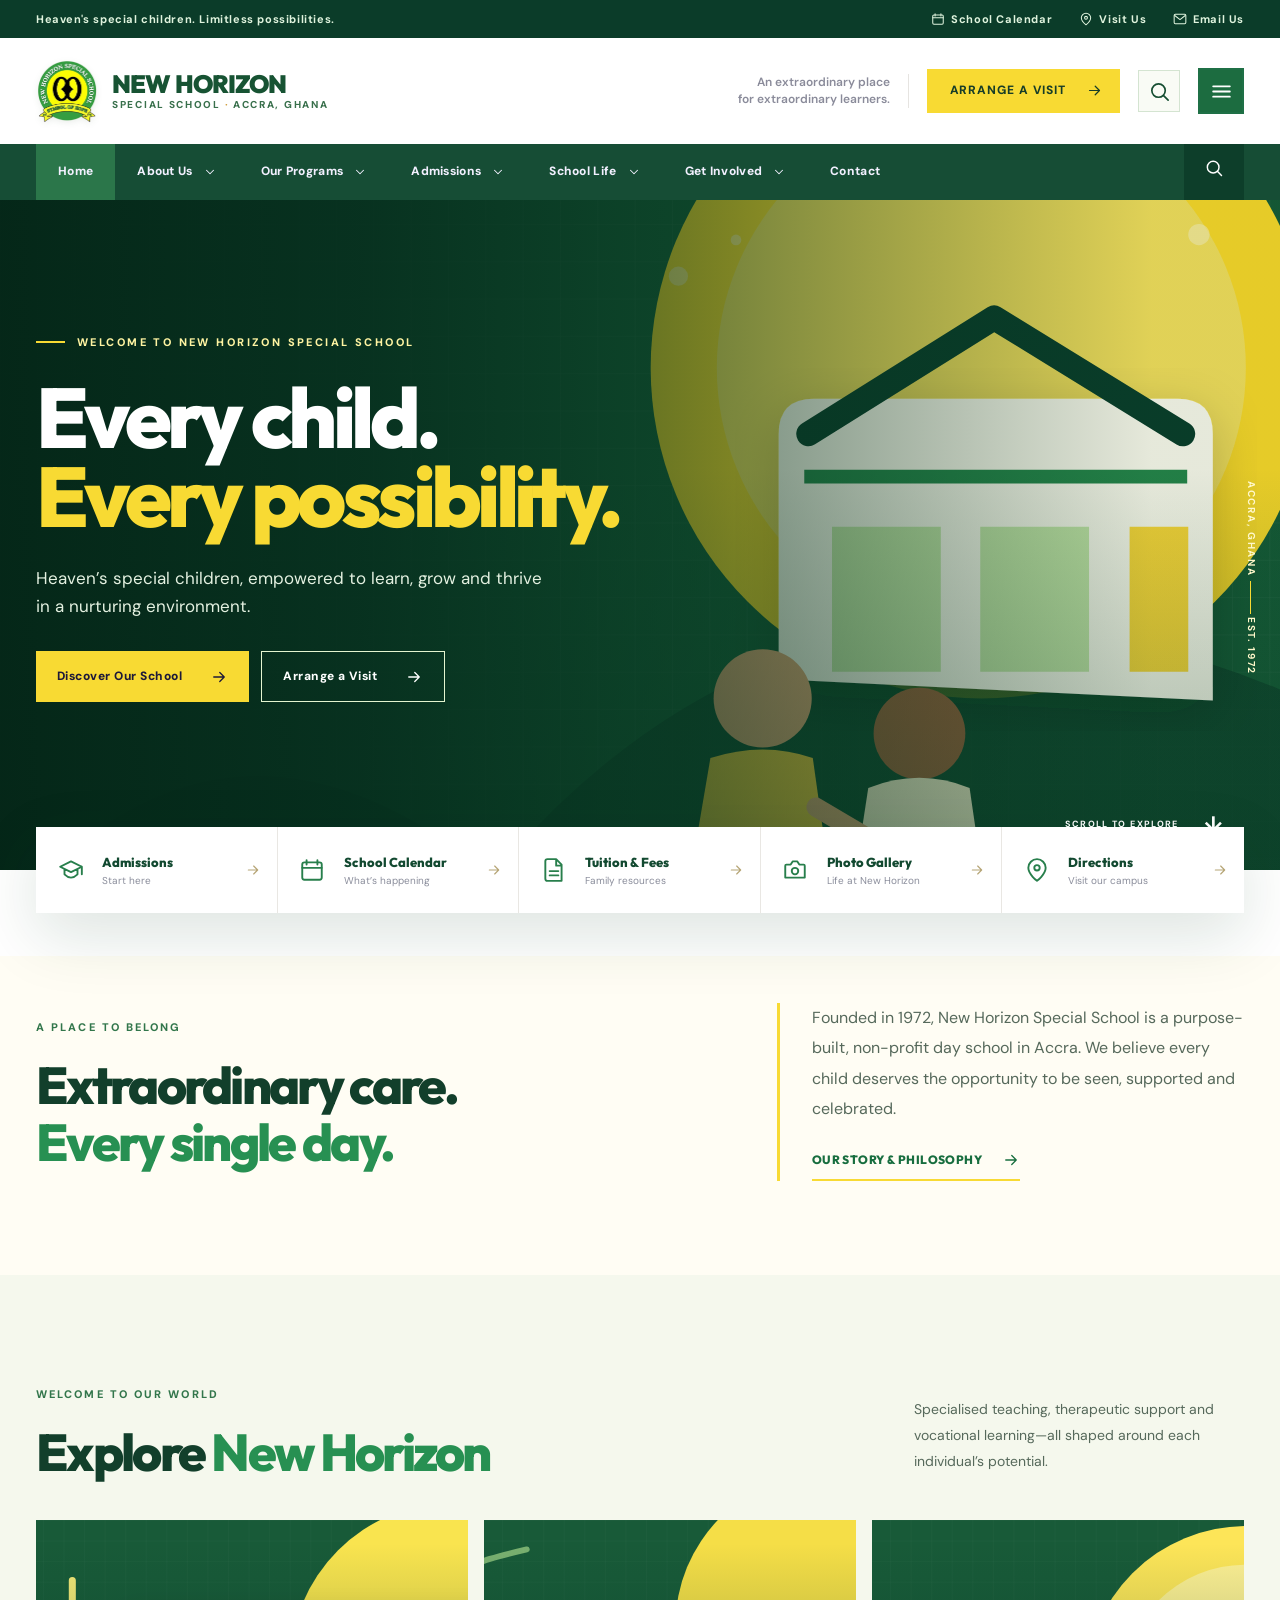
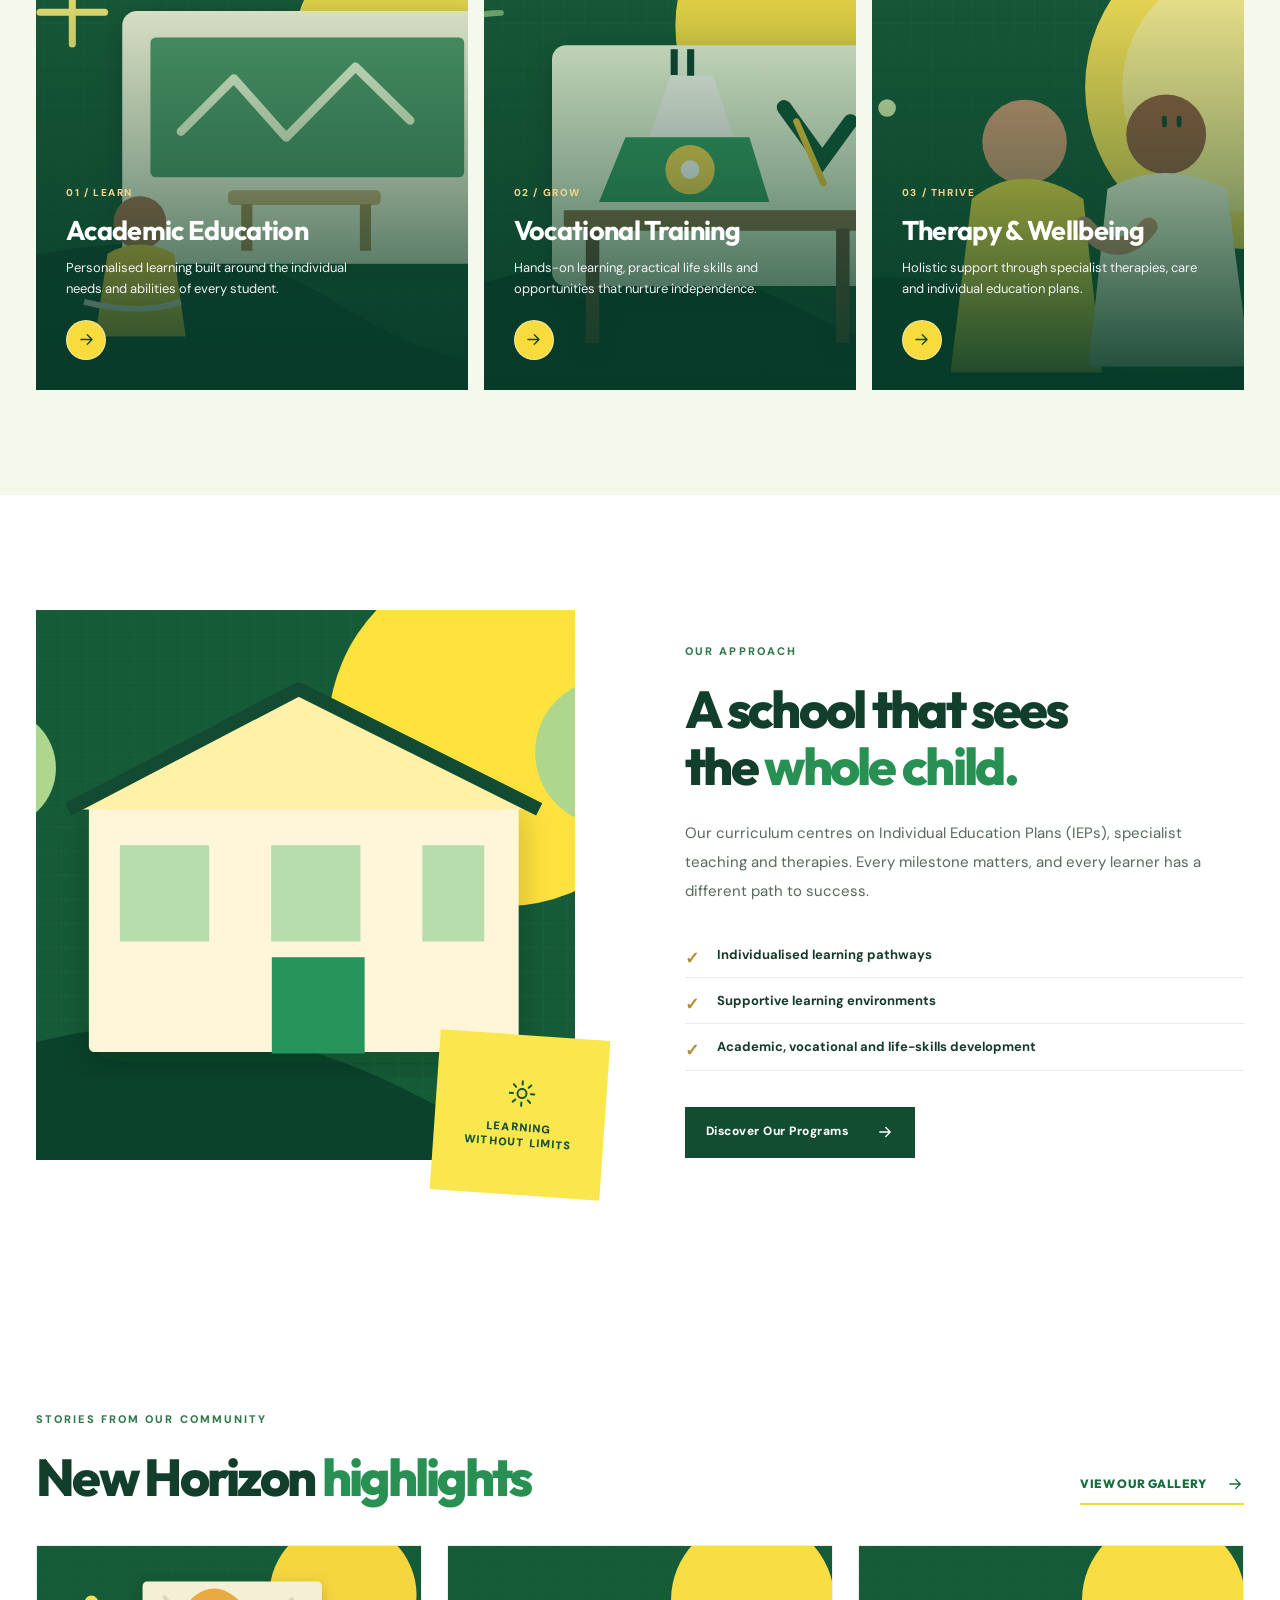
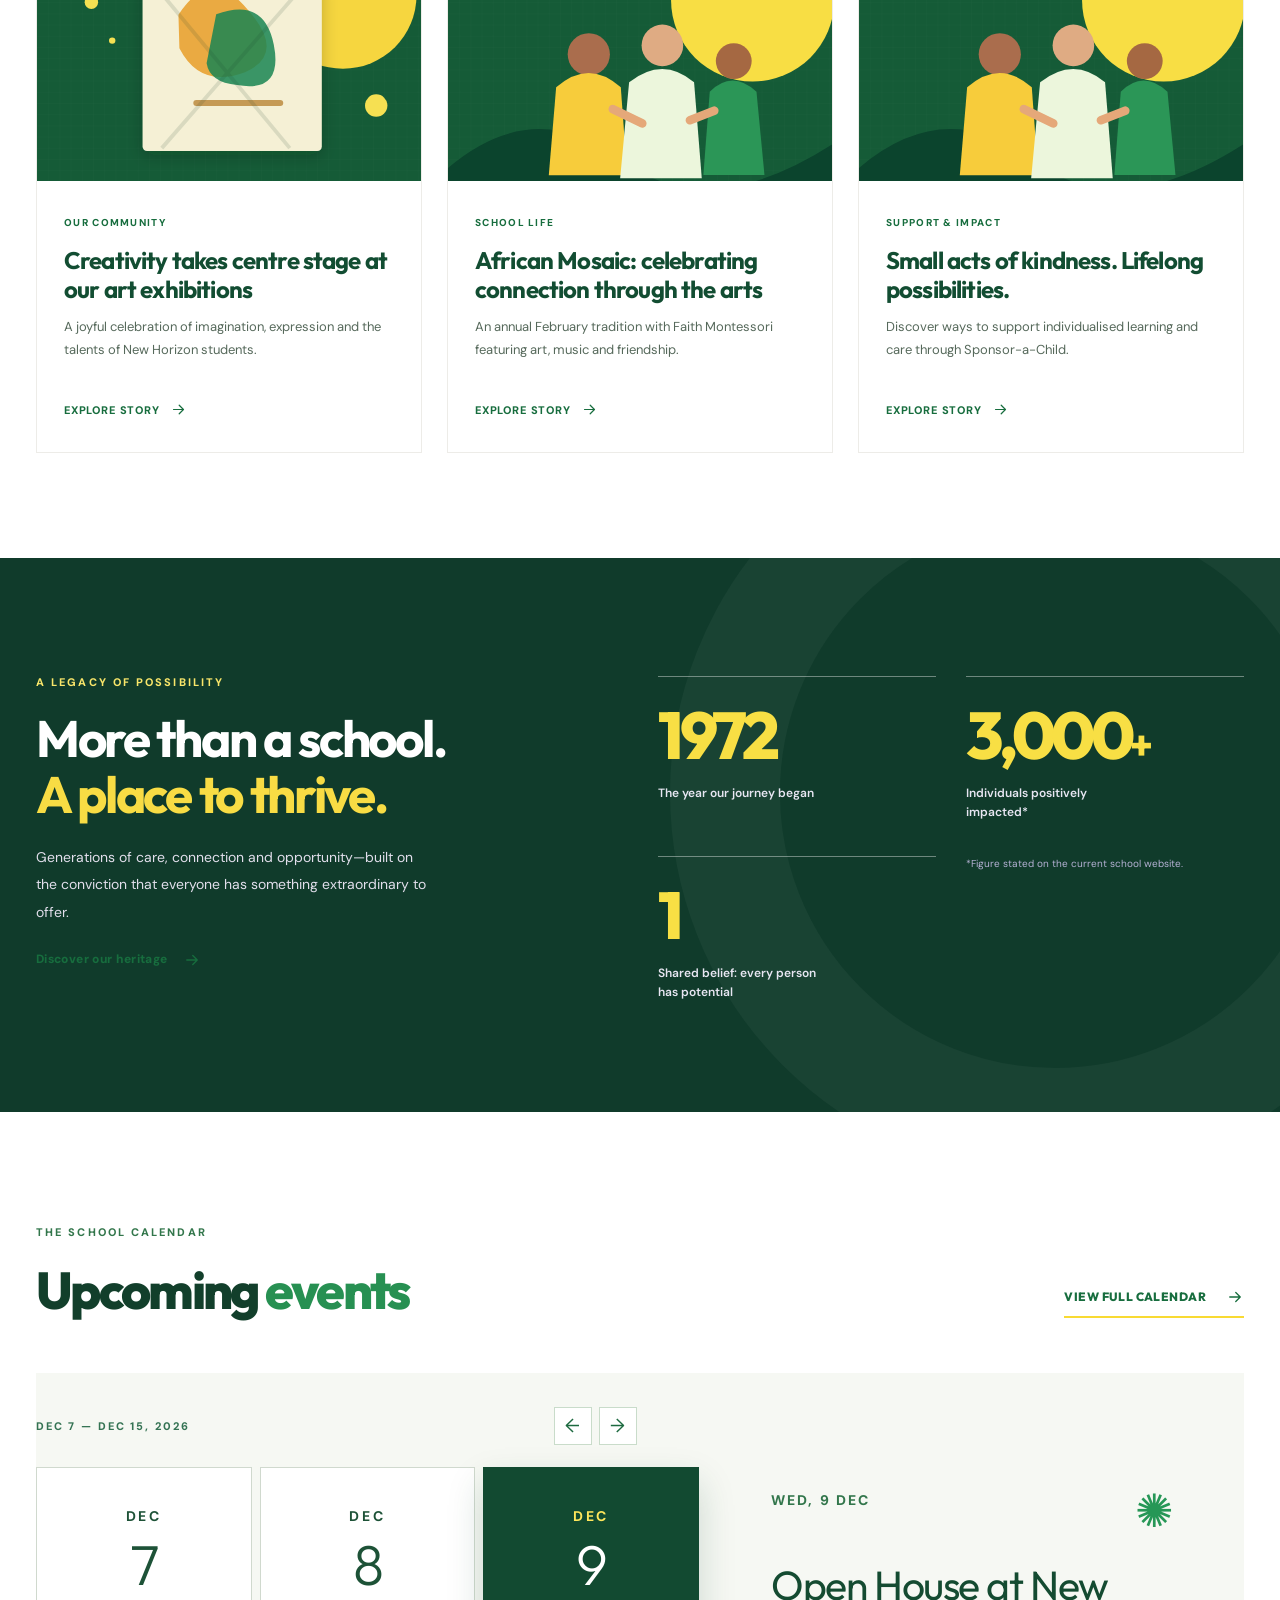
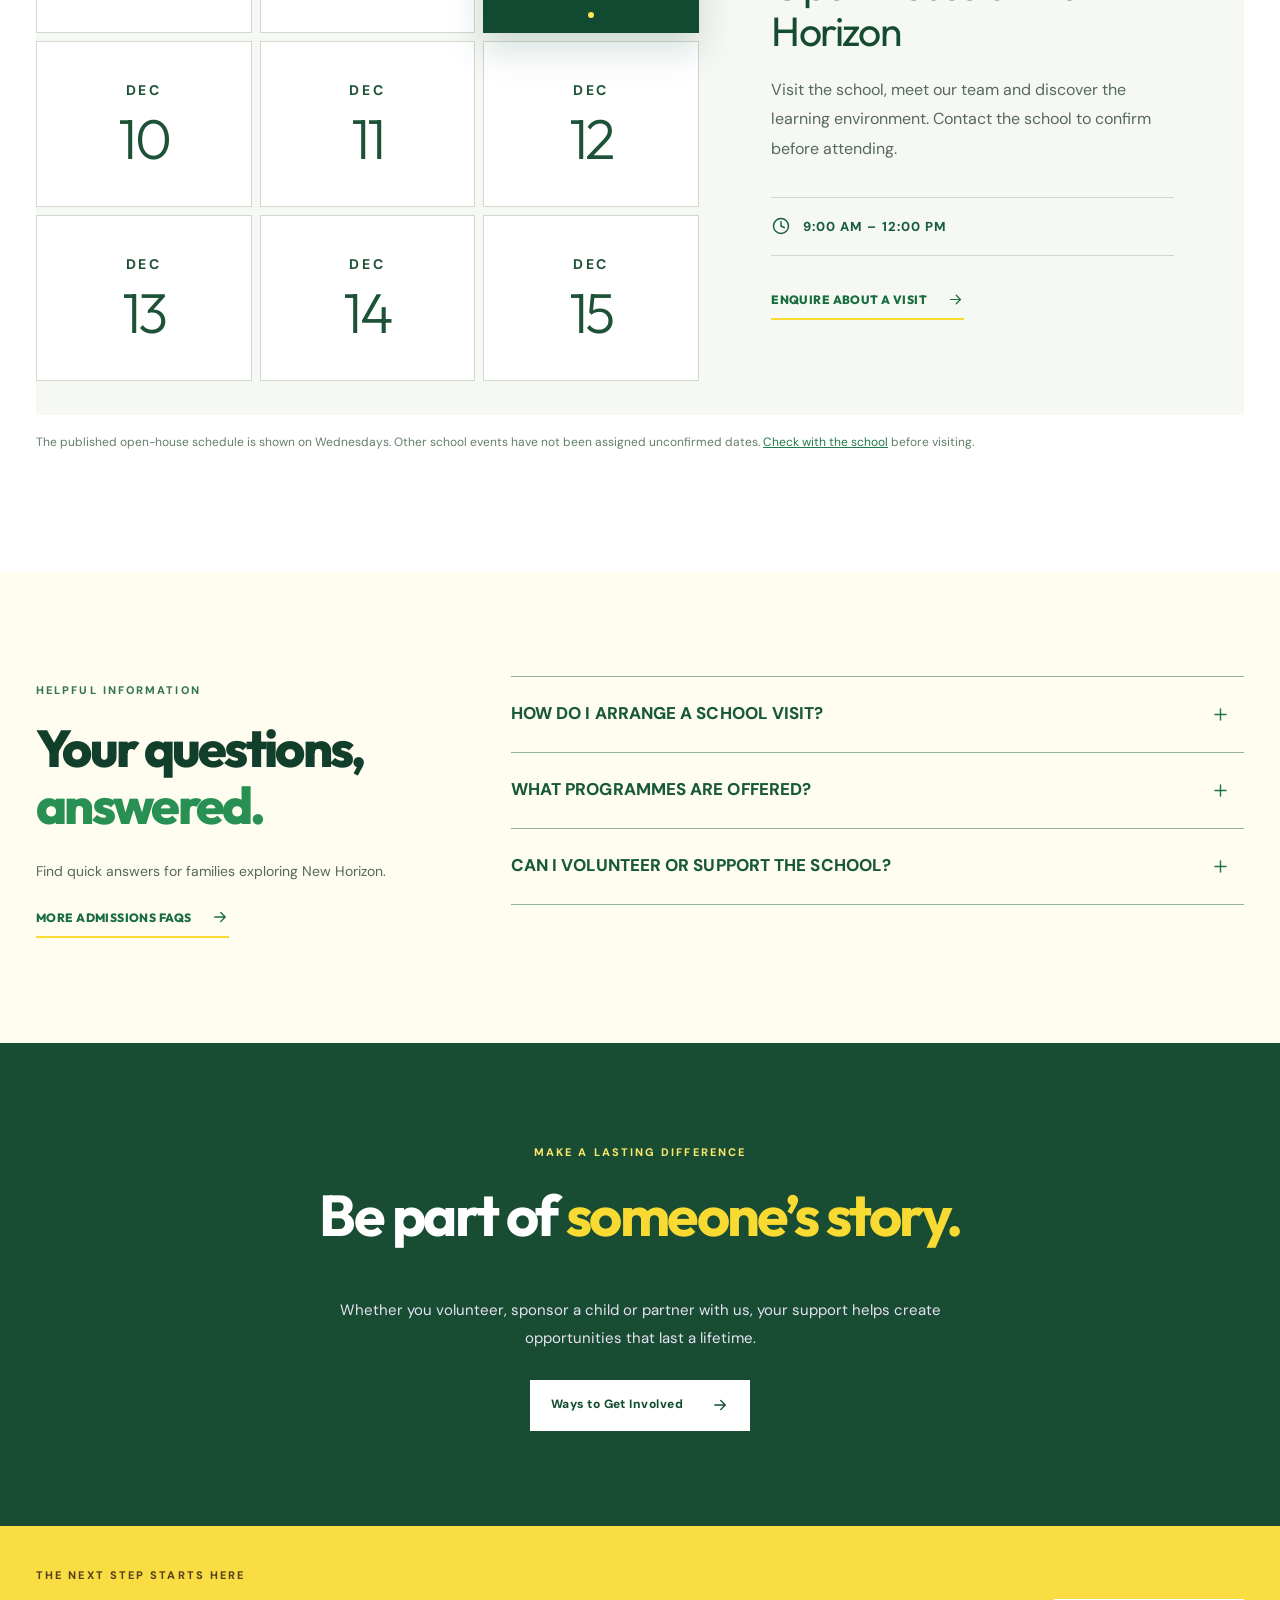
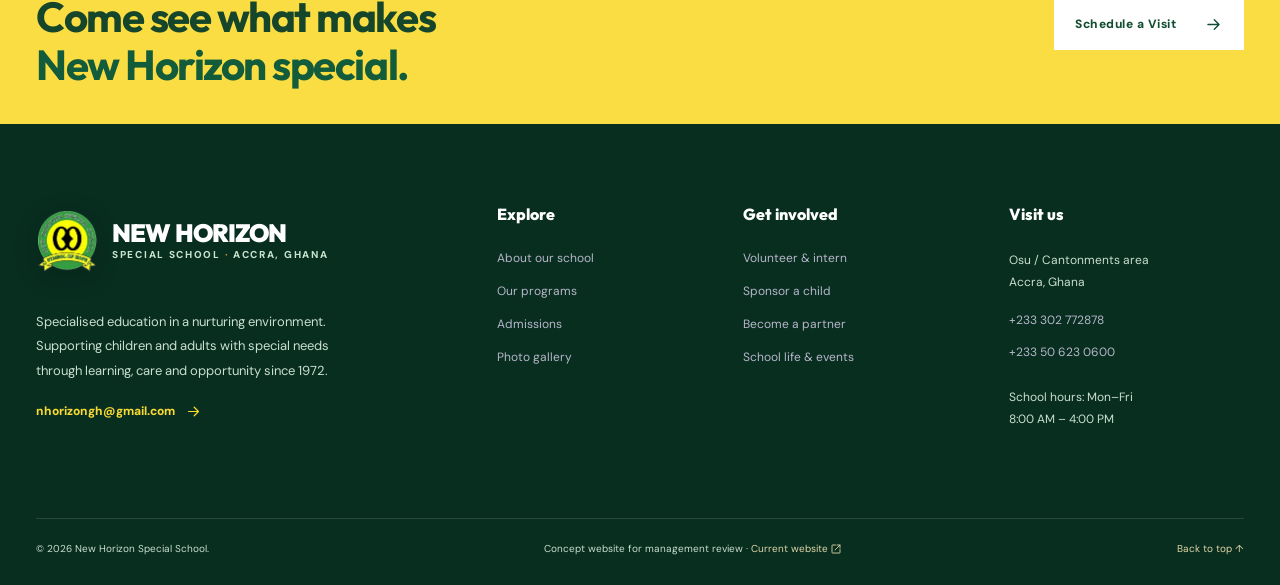
<file: index.html>
<!doctype html>
<html lang="en">
<head>
  <meta charset="utf-8">
  <meta name="viewport" content="width=device-width, initial-scale=1">
  <meta name="robots" content="noindex, nofollow">
  <link rel="icon" type="image/svg+xml" href="./assets/favicon.svg">
  <meta name="theme-color" content="#124d32">
  <meta name="description" content="Discover a place where every child belongs.">
  <title>Home | New Horizon Special School — Design Preview</title>
  <link rel="preconnect" href="https://static.wixstatic.com">
  <link rel="preconnect" href="https://fonts.googleapis.com">
  <link rel="preconnect" href="https://fonts.gstatic.com" crossorigin>
  <link href="https://fonts.googleapis.com/css2?family=DM+Sans:wght@400;500;600;700;800&family=Outfit:wght@400;500;600;700;800;900&display=swap" rel="stylesheet">
  <link rel="stylesheet" href="./assets/styles.css">
  <script defer src="./assets/site.js"></script>
</head>
<body data-page="index">
  <a class="skip-link" href="#main">Skip to main content</a>
  <div id="app"></div>
</body>
</html>
</file>
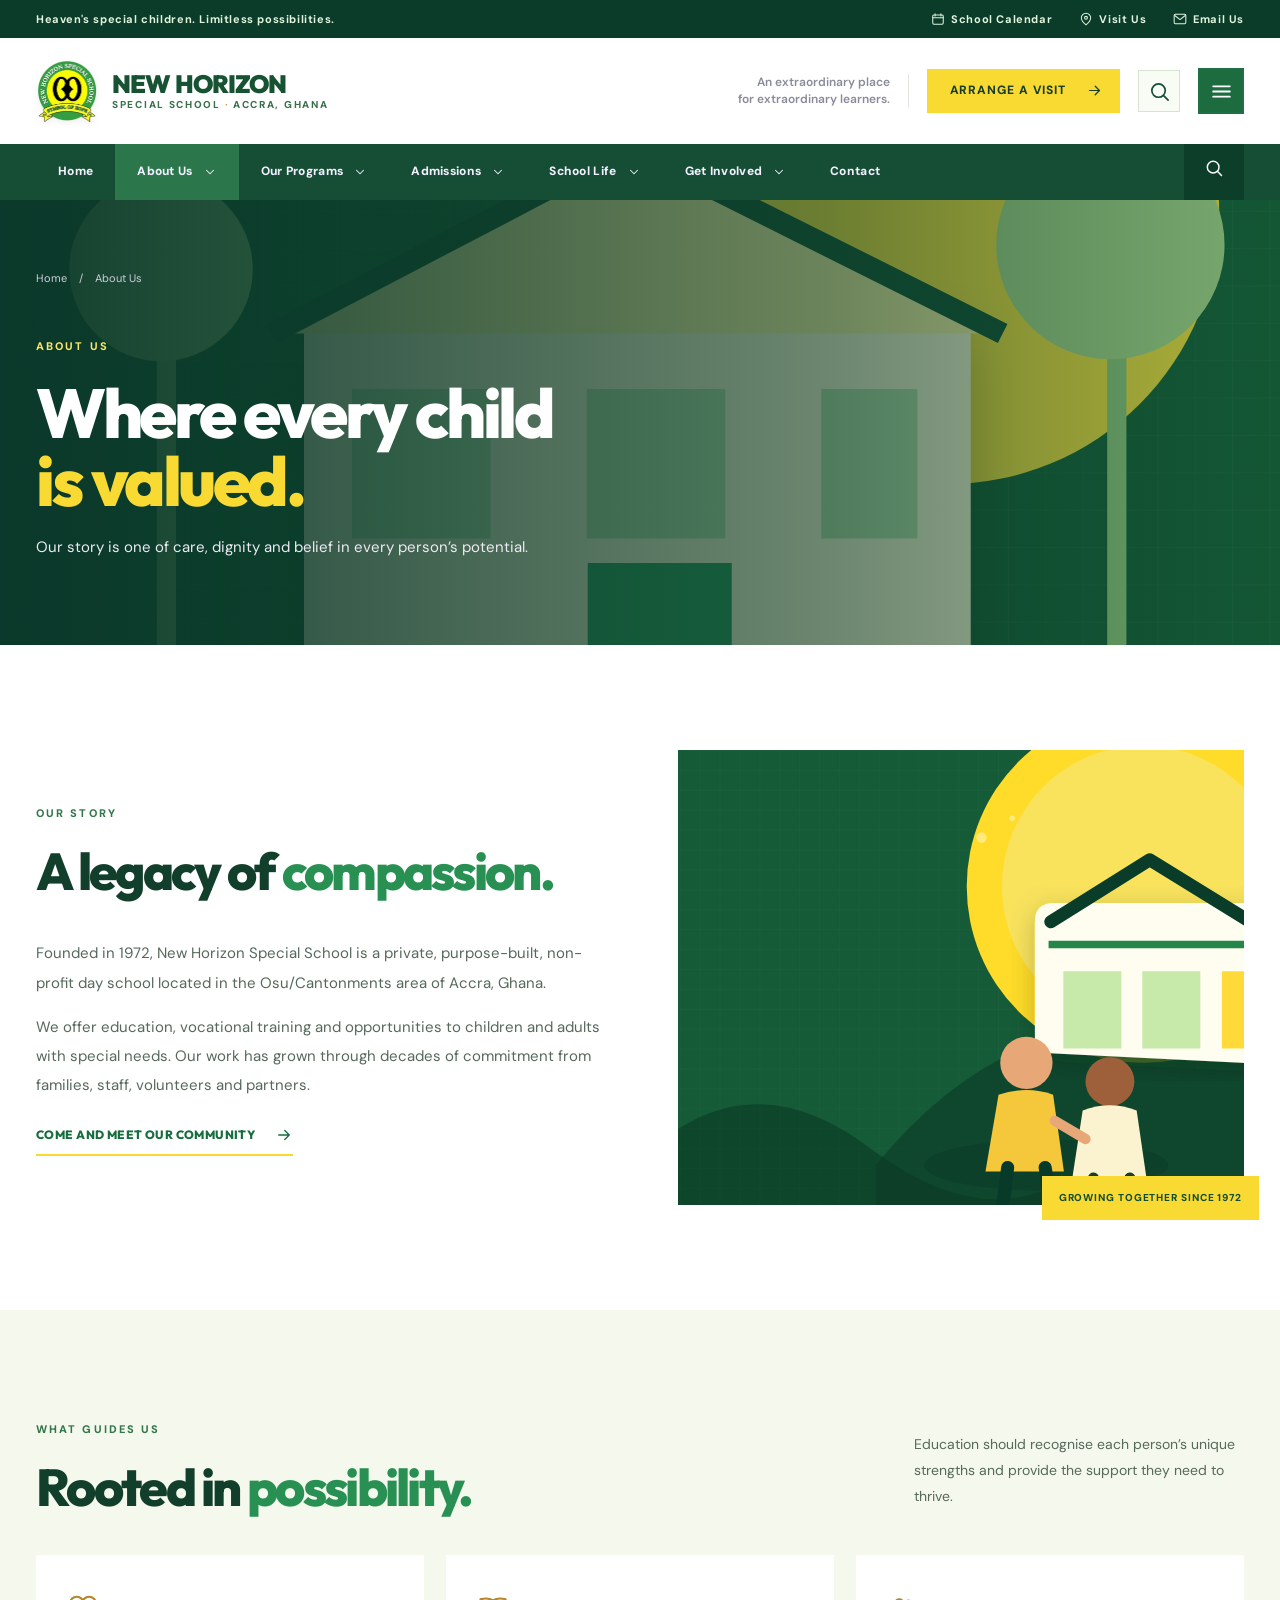
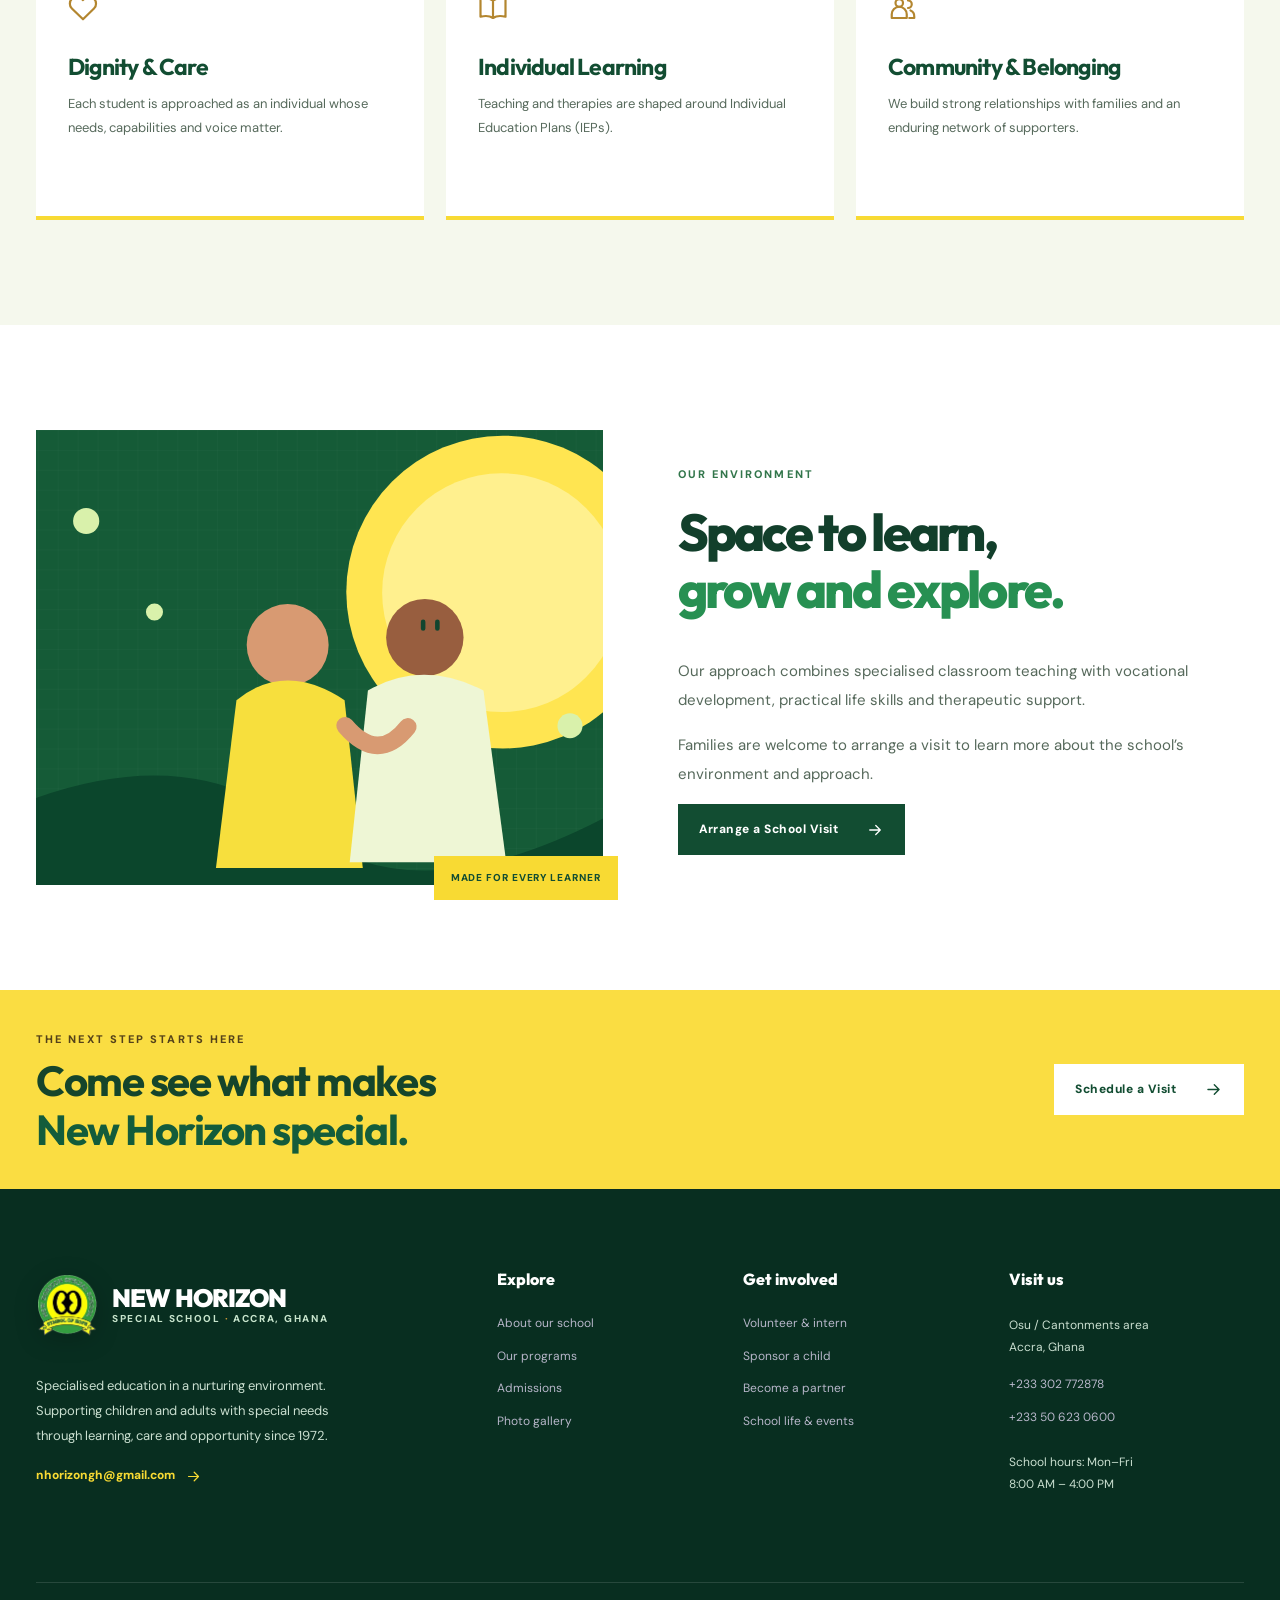
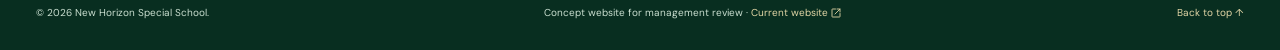
<file: about.html>
<!doctype html>
<html lang="en">
<head>
  <meta charset="utf-8">
  <meta name="viewport" content="width=device-width, initial-scale=1">
  <meta name="robots" content="noindex, nofollow">
  <link rel="icon" type="image/svg+xml" href="./assets/favicon.svg">
  <meta name="theme-color" content="#124d32">
  <meta name="description" content="Discover the story, philosophy and heart of New Horizon Special School.">
  <title>About Us | New Horizon Special School — Design Preview</title>
  <link rel="preconnect" href="https://static.wixstatic.com">
  <link rel="preconnect" href="https://fonts.googleapis.com">
  <link rel="preconnect" href="https://fonts.gstatic.com" crossorigin>
  <link href="https://fonts.googleapis.com/css2?family=DM+Sans:wght@400;500;600;700;800&family=Outfit:wght@400;500;600;700;800;900&display=swap" rel="stylesheet">
  <link rel="stylesheet" href="./assets/styles.css">
  <script defer src="./assets/site.js"></script>
</head>
<body data-page="about">
  <a class="skip-link" href="#main">Skip to main content</a>
  <div id="app"></div>
</body>
</html>
</file>
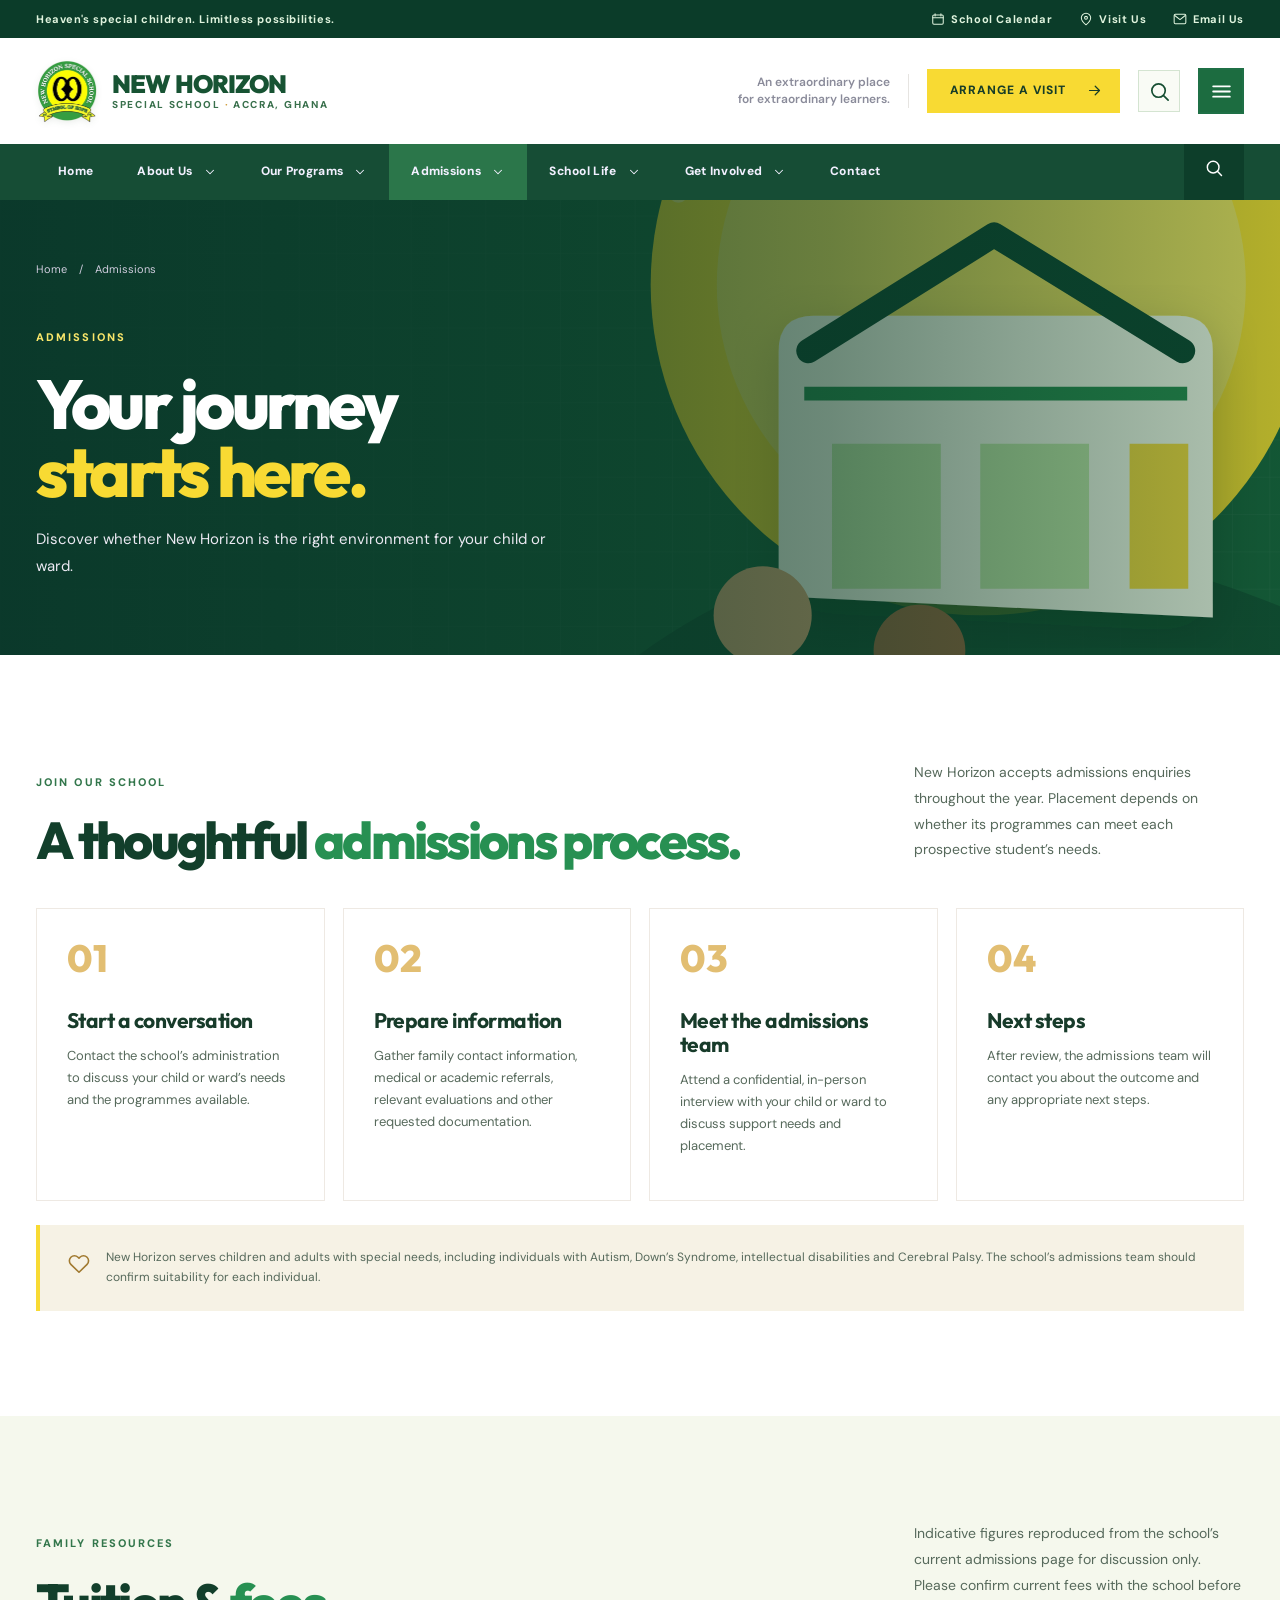
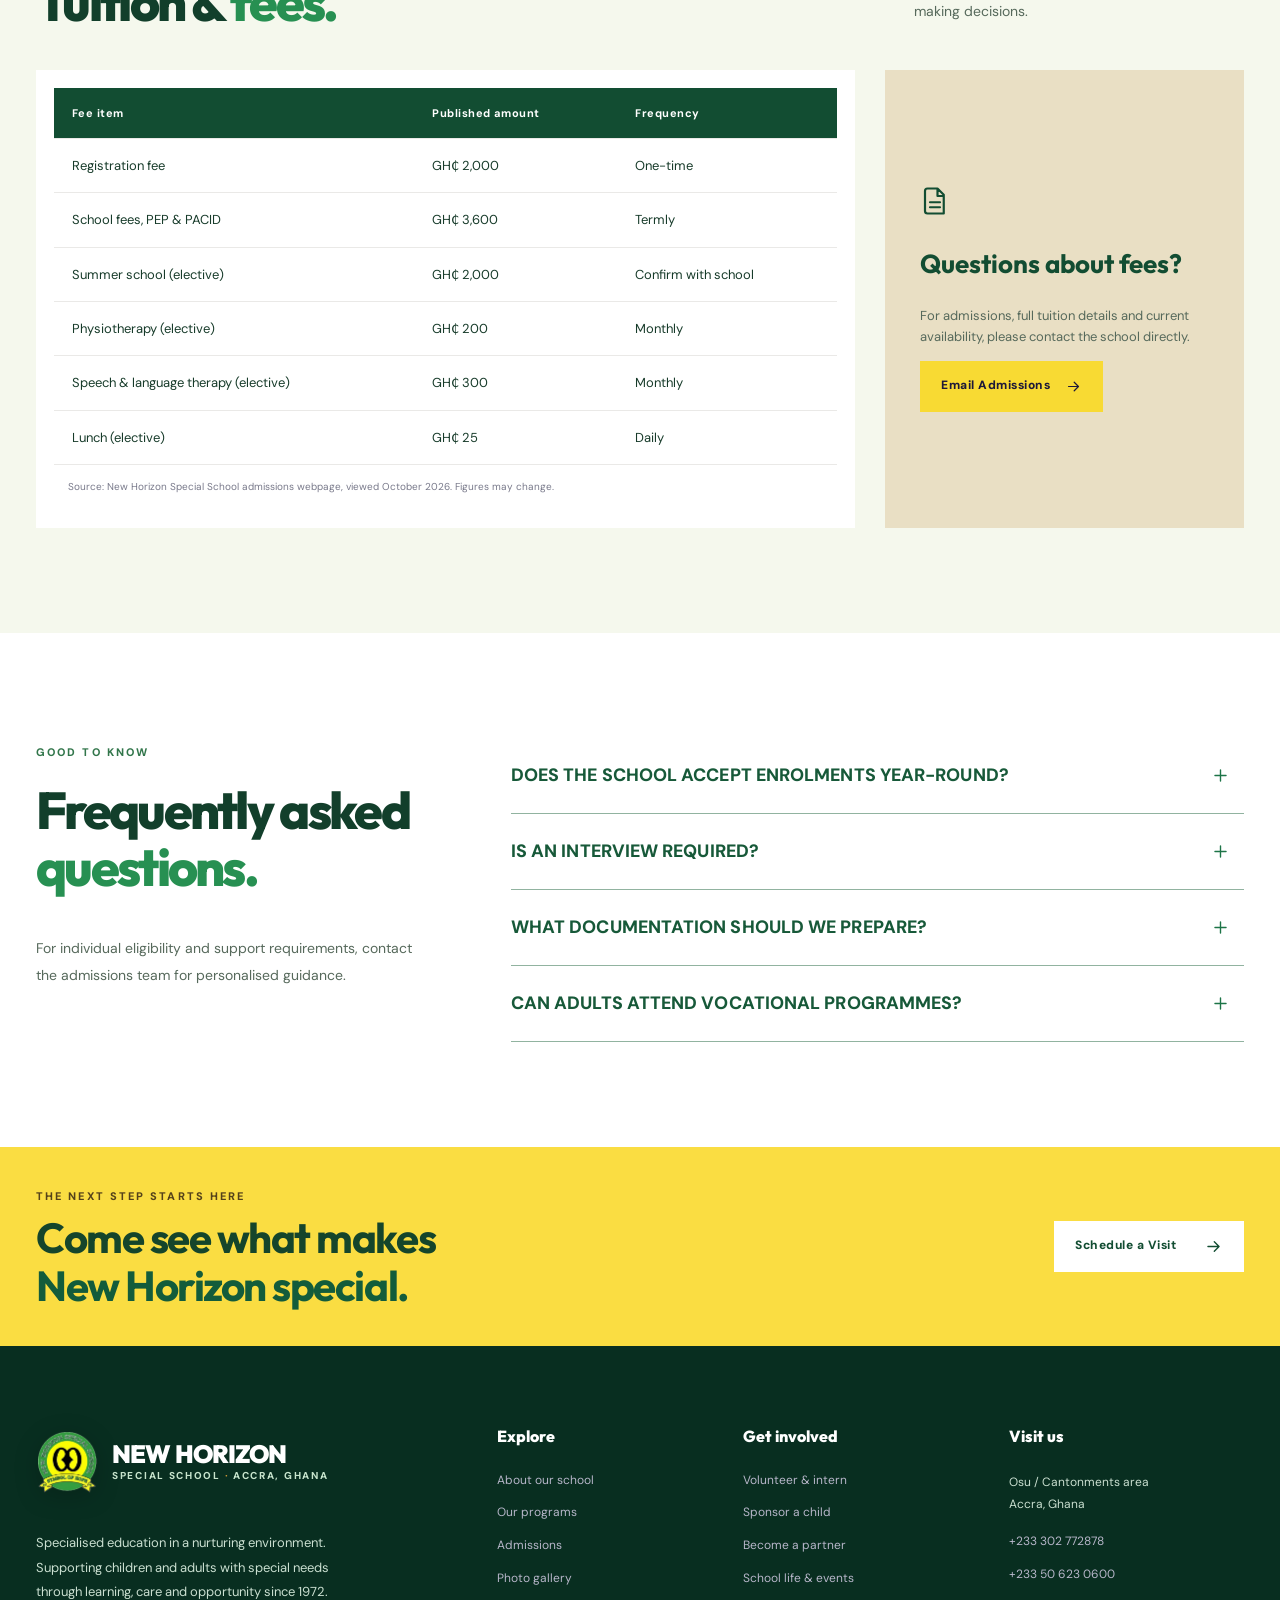
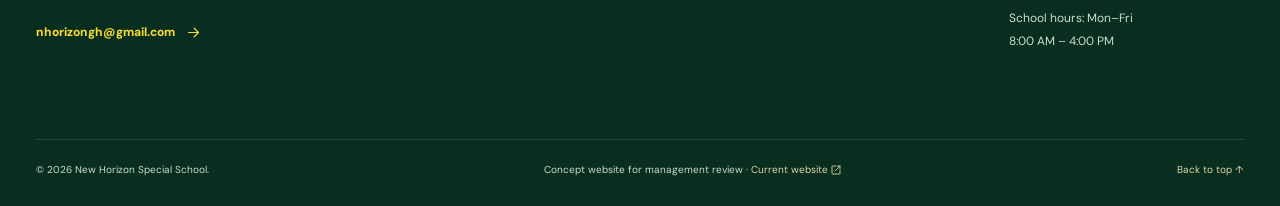
<file: admissions.html>
<!doctype html>
<html lang="en">
<head>
  <meta charset="utf-8">
  <meta name="viewport" content="width=device-width, initial-scale=1">
  <meta name="robots" content="noindex, nofollow">
  <link rel="icon" type="image/svg+xml" href="./assets/favicon.svg">
  <meta name="theme-color" content="#124d32">
  <meta name="description" content="Explore the admissions process at New Horizon Special School.">
  <title>Admissions | New Horizon Special School — Design Preview</title>
  <link rel="preconnect" href="https://static.wixstatic.com">
  <link rel="preconnect" href="https://fonts.googleapis.com">
  <link rel="preconnect" href="https://fonts.gstatic.com" crossorigin>
  <link href="https://fonts.googleapis.com/css2?family=DM+Sans:wght@400;500;600;700;800&family=Outfit:wght@400;500;600;700;800;900&display=swap" rel="stylesheet">
  <link rel="stylesheet" href="./assets/styles.css">
  <script defer src="./assets/site.js"></script>
</head>
<body data-page="admissions">
  <a class="skip-link" href="#main">Skip to main content</a>
  <div id="app"></div>
</body>
</html>
</file>
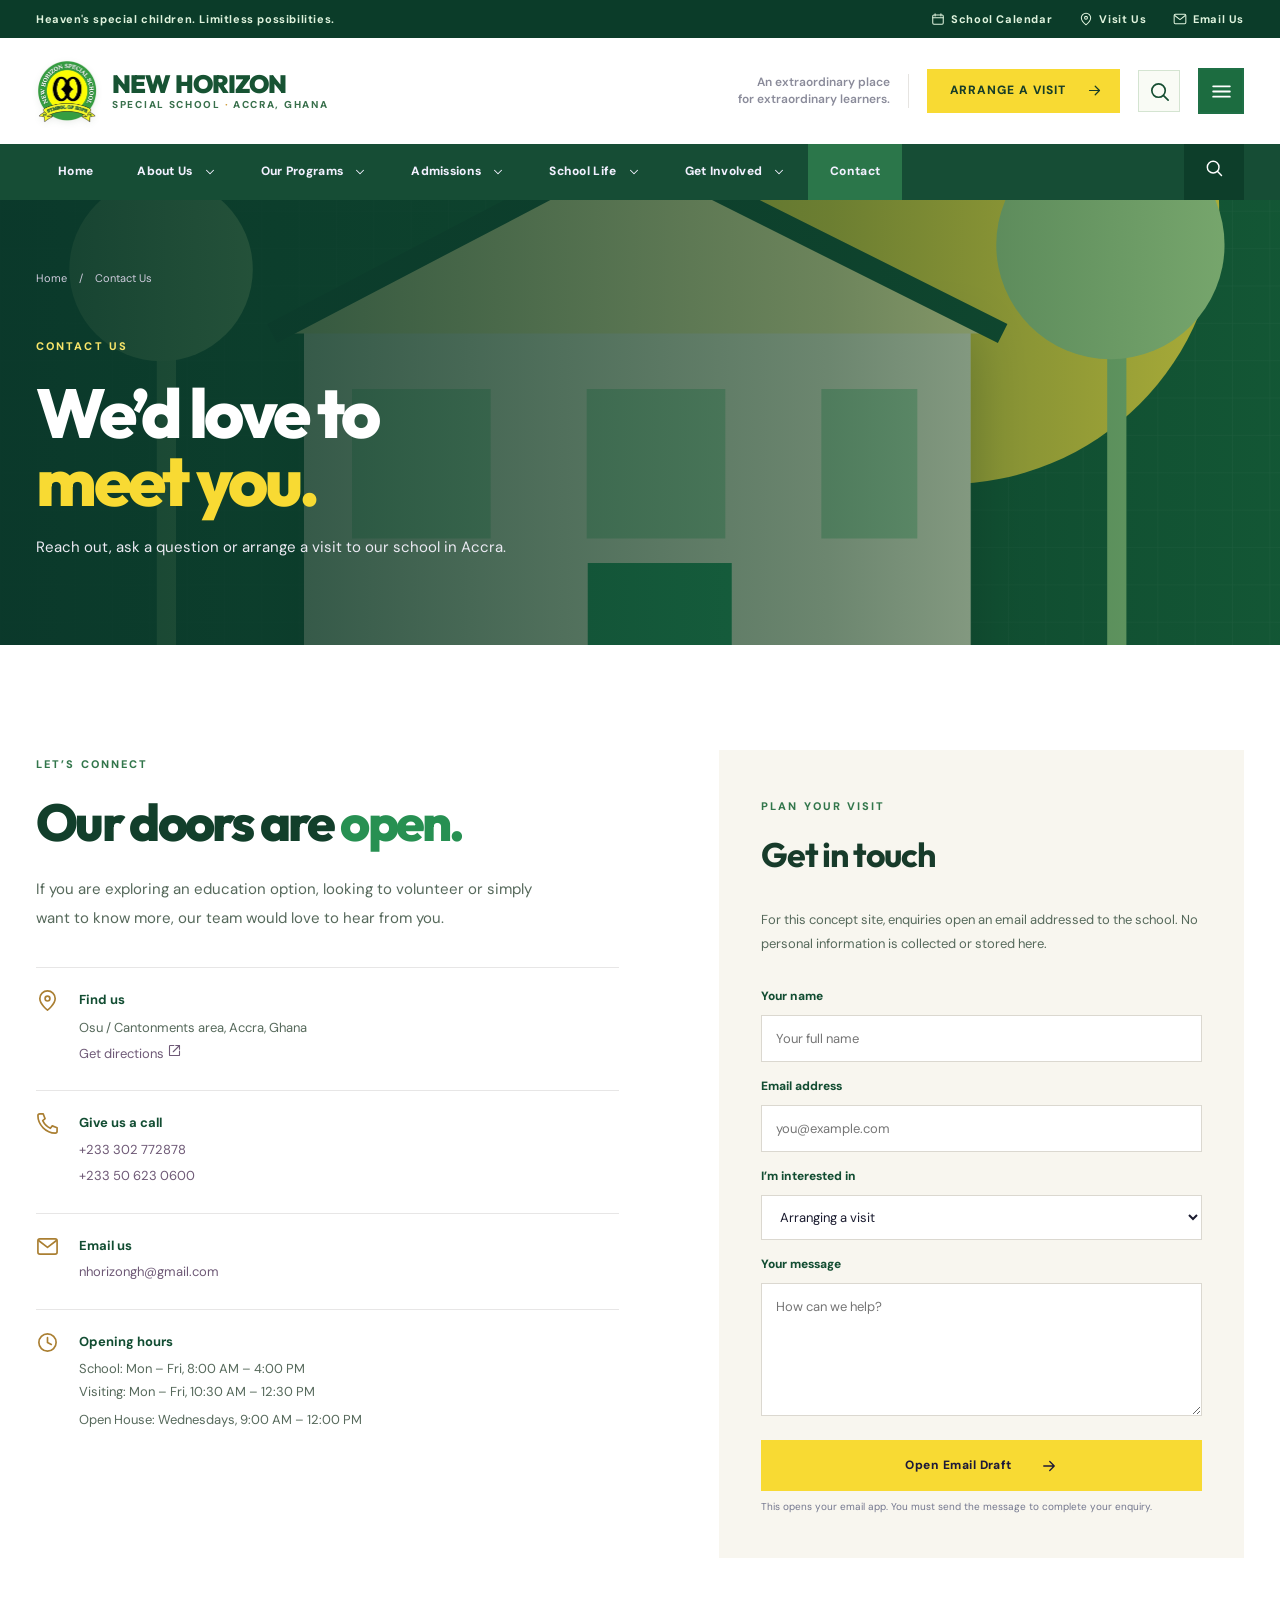
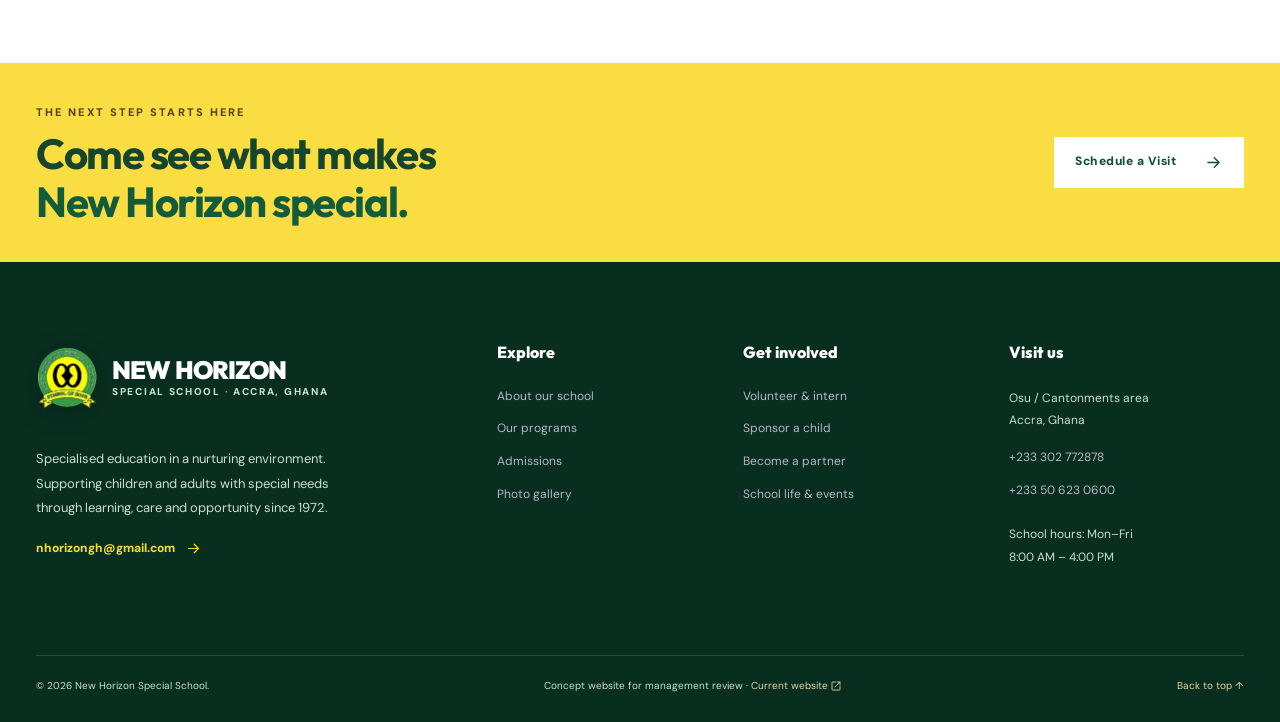
<file: contact.html>
<!doctype html>
<html lang="en">
<head>
  <meta charset="utf-8">
  <meta name="viewport" content="width=device-width, initial-scale=1">
  <meta name="robots" content="noindex, nofollow">
  <link rel="icon" type="image/svg+xml" href="./assets/favicon.svg">
  <meta name="theme-color" content="#124d32">
  <meta name="description" content="Get in touch and plan a visit to our campus in Accra.">
  <title>Contact Us | New Horizon Special School — Design Preview</title>
  <link rel="preconnect" href="https://static.wixstatic.com">
  <link rel="preconnect" href="https://fonts.googleapis.com">
  <link rel="preconnect" href="https://fonts.gstatic.com" crossorigin>
  <link href="https://fonts.googleapis.com/css2?family=DM+Sans:wght@400;500;600;700;800&family=Outfit:wght@400;500;600;700;800;900&display=swap" rel="stylesheet">
  <link rel="stylesheet" href="./assets/styles.css">
  <script defer src="./assets/site.js"></script>
</head>
<body data-page="contact">
  <a class="skip-link" href="#main">Skip to main content</a>
  <div id="app"></div>
</body>
</html>
</file>
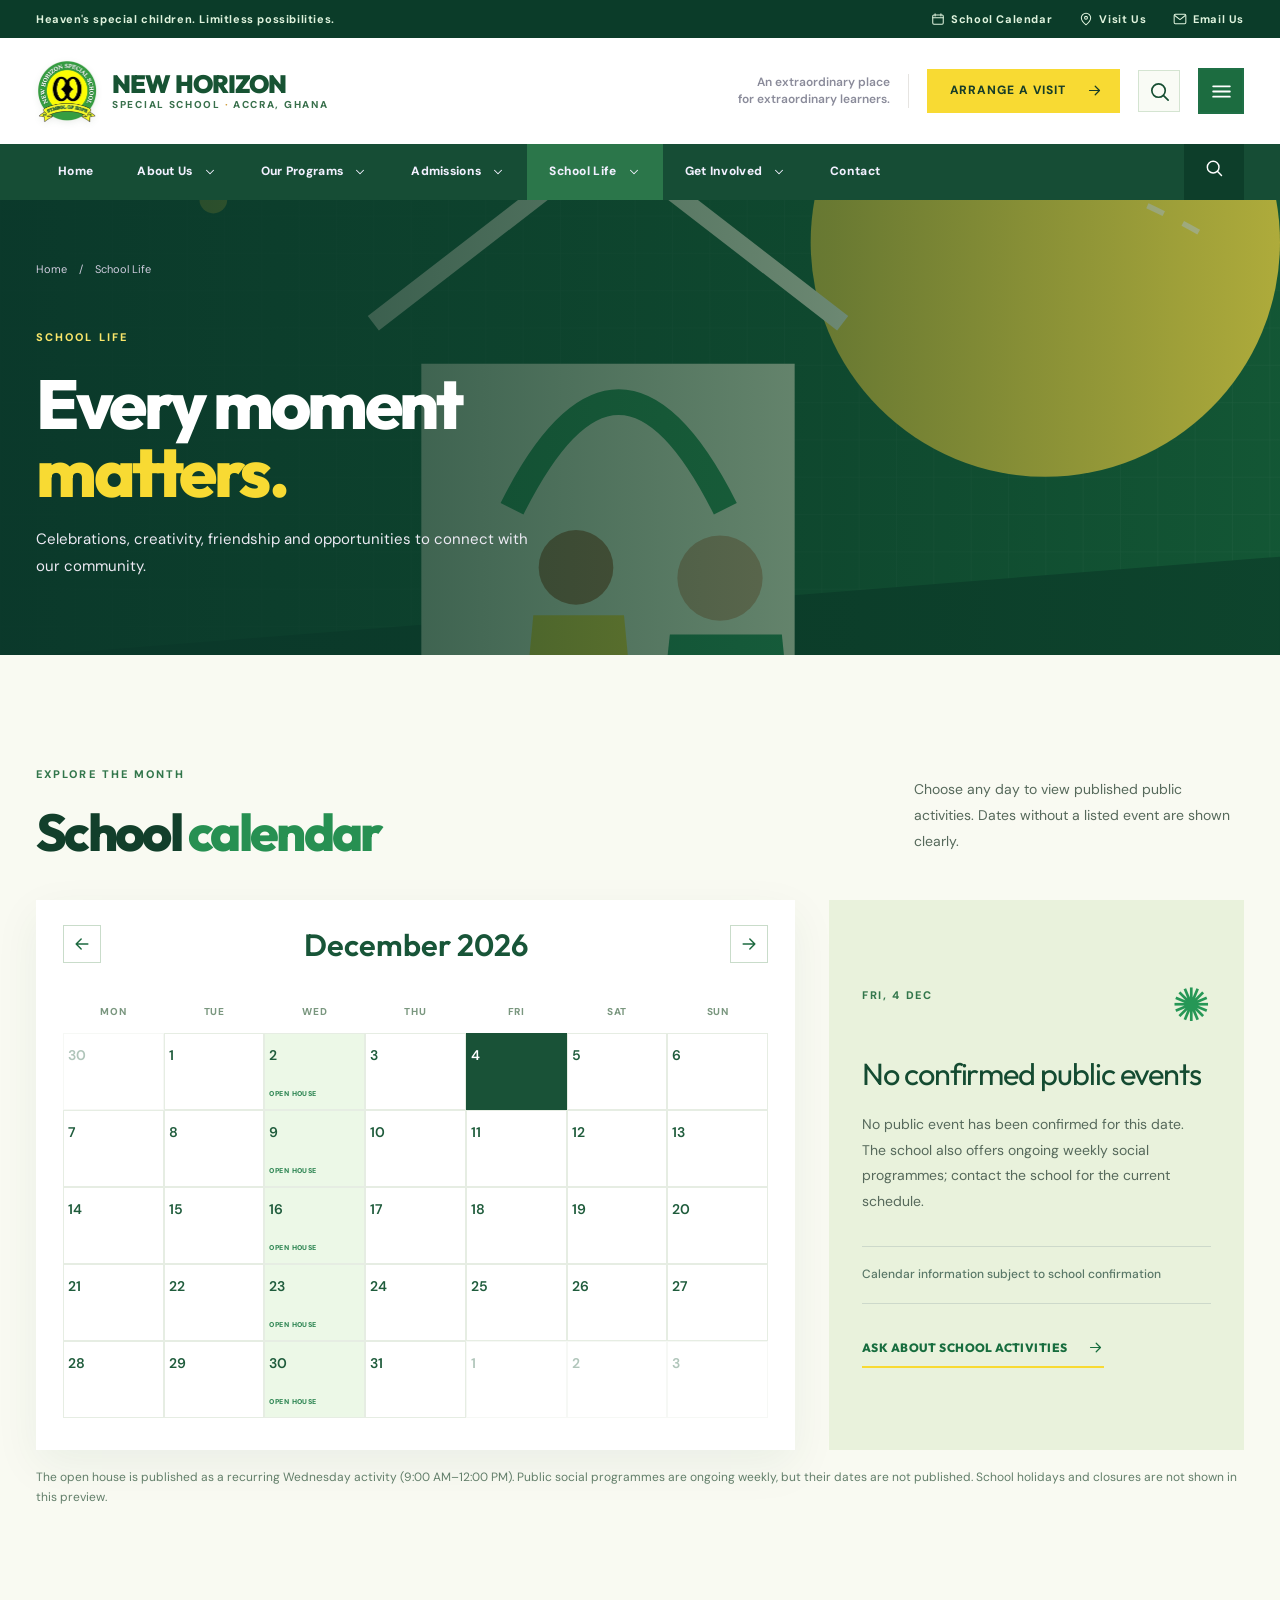
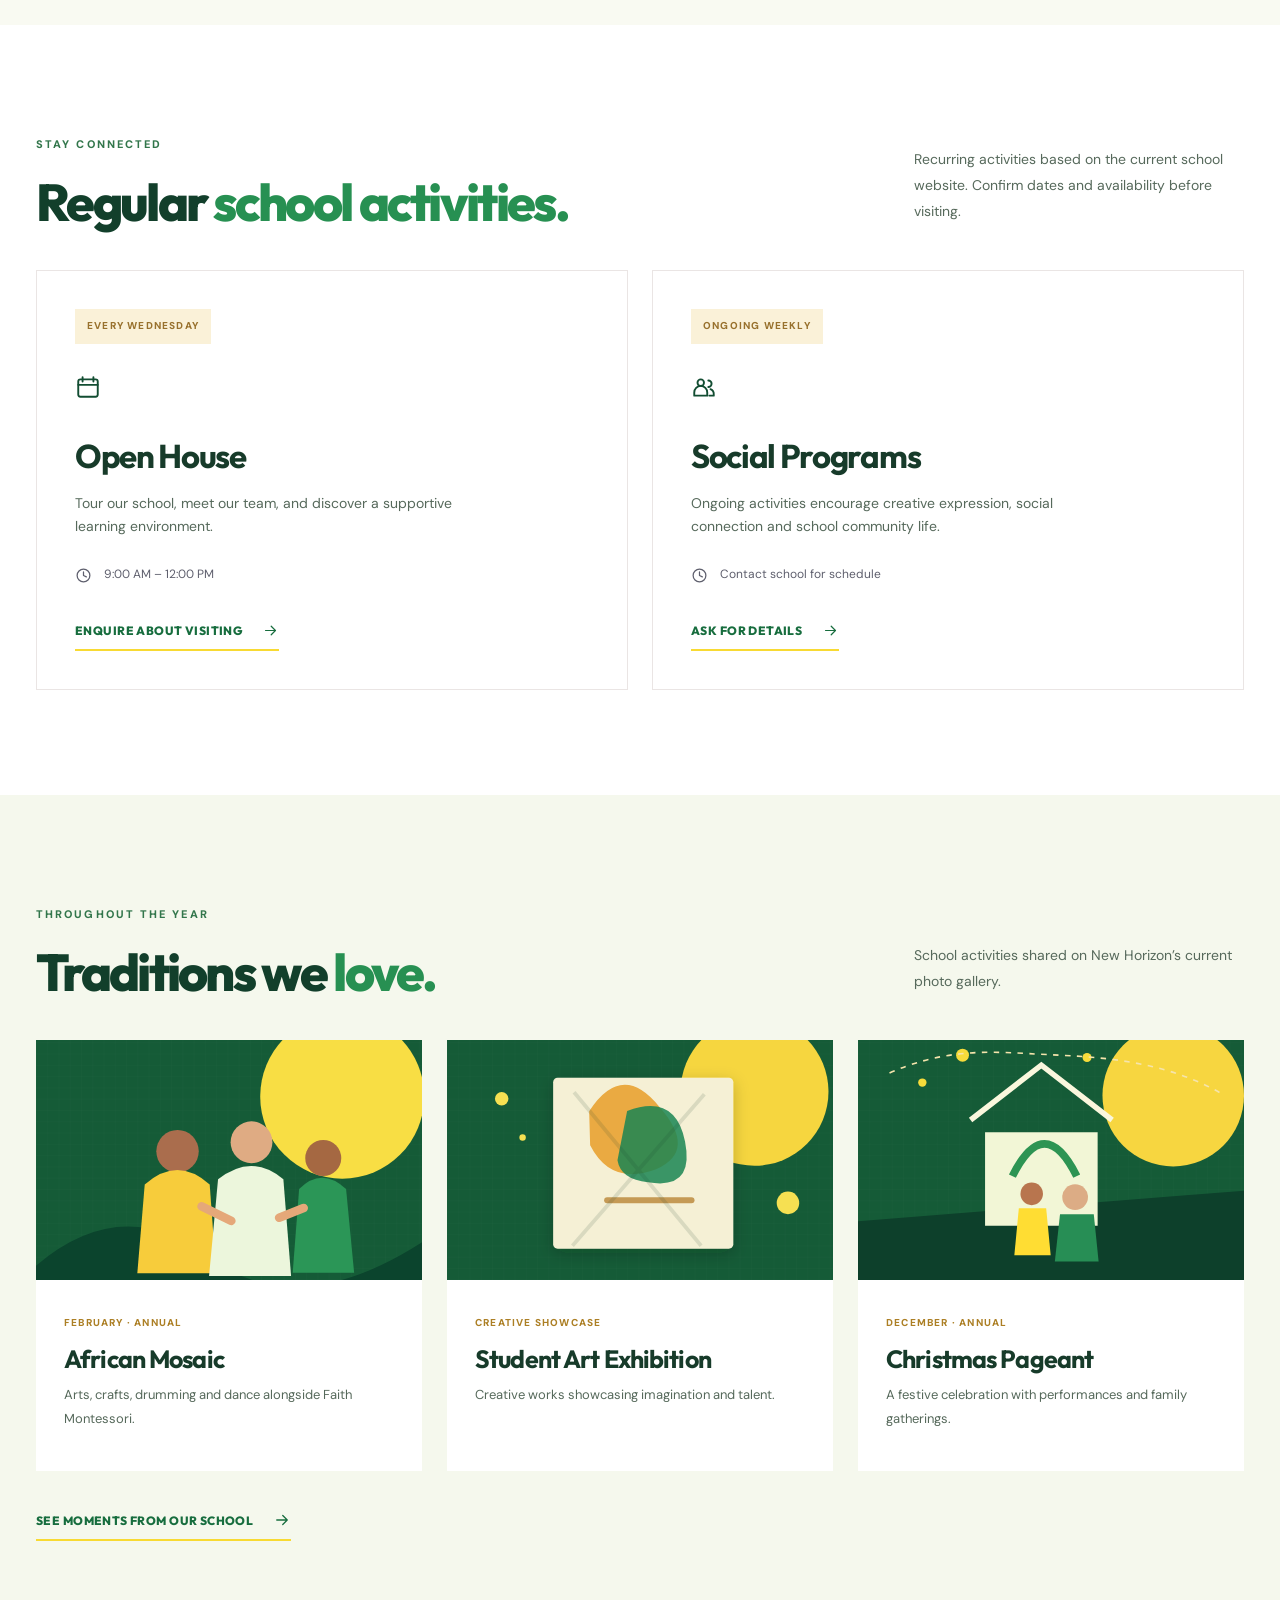
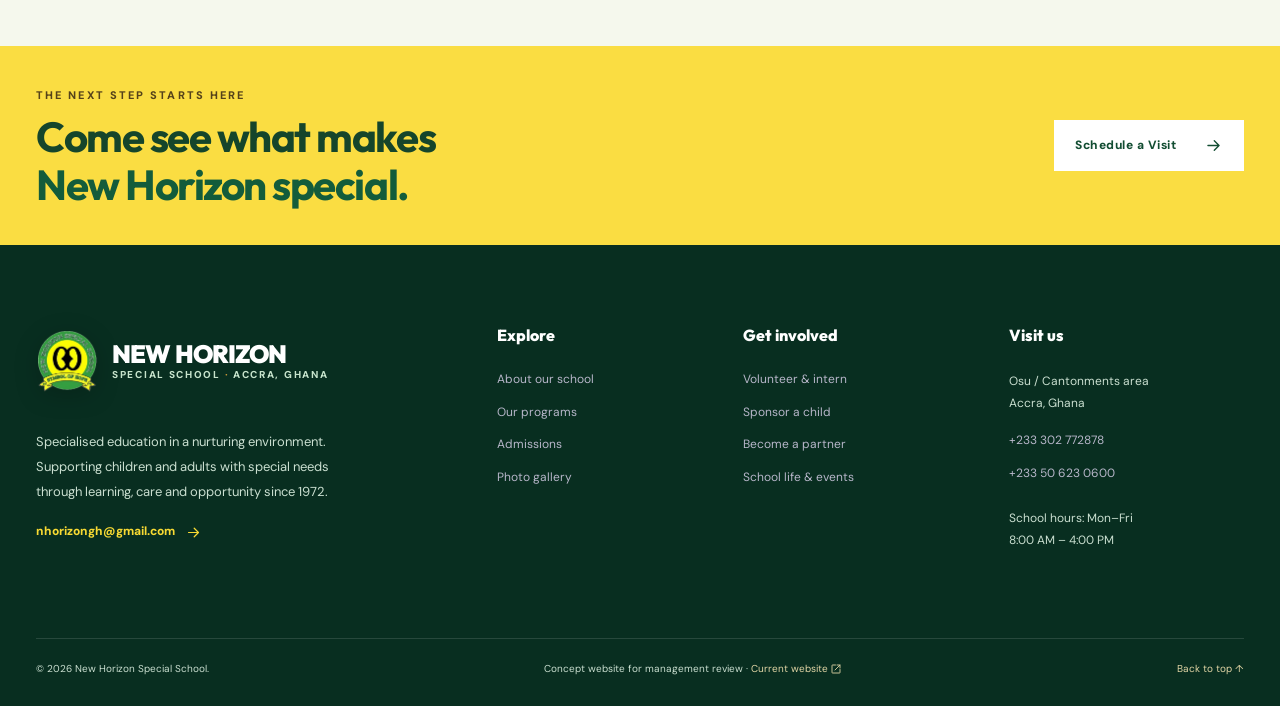
<file: events.html>
<!doctype html>
<html lang="en">
<head>
  <meta charset="utf-8">
  <meta name="viewport" content="width=device-width, initial-scale=1">
  <meta name="robots" content="noindex, nofollow">
  <link rel="icon" type="image/svg+xml" href="./assets/favicon.svg">
  <meta name="theme-color" content="#124d32">
  <meta name="description" content="Discover school activities, events and community moments.">
  <title>News & Events | New Horizon Special School — Design Preview</title>
  <link rel="preconnect" href="https://static.wixstatic.com">
  <link rel="preconnect" href="https://fonts.googleapis.com">
  <link rel="preconnect" href="https://fonts.gstatic.com" crossorigin>
  <link href="https://fonts.googleapis.com/css2?family=DM+Sans:wght@400;500;600;700;800&family=Outfit:wght@400;500;600;700;800;900&display=swap" rel="stylesheet">
  <link rel="stylesheet" href="./assets/styles.css">
  <script defer src="./assets/site.js"></script>
</head>
<body data-page="events">
  <a class="skip-link" href="#main">Skip to main content</a>
  <div id="app"></div>
</body>
</html>
</file>
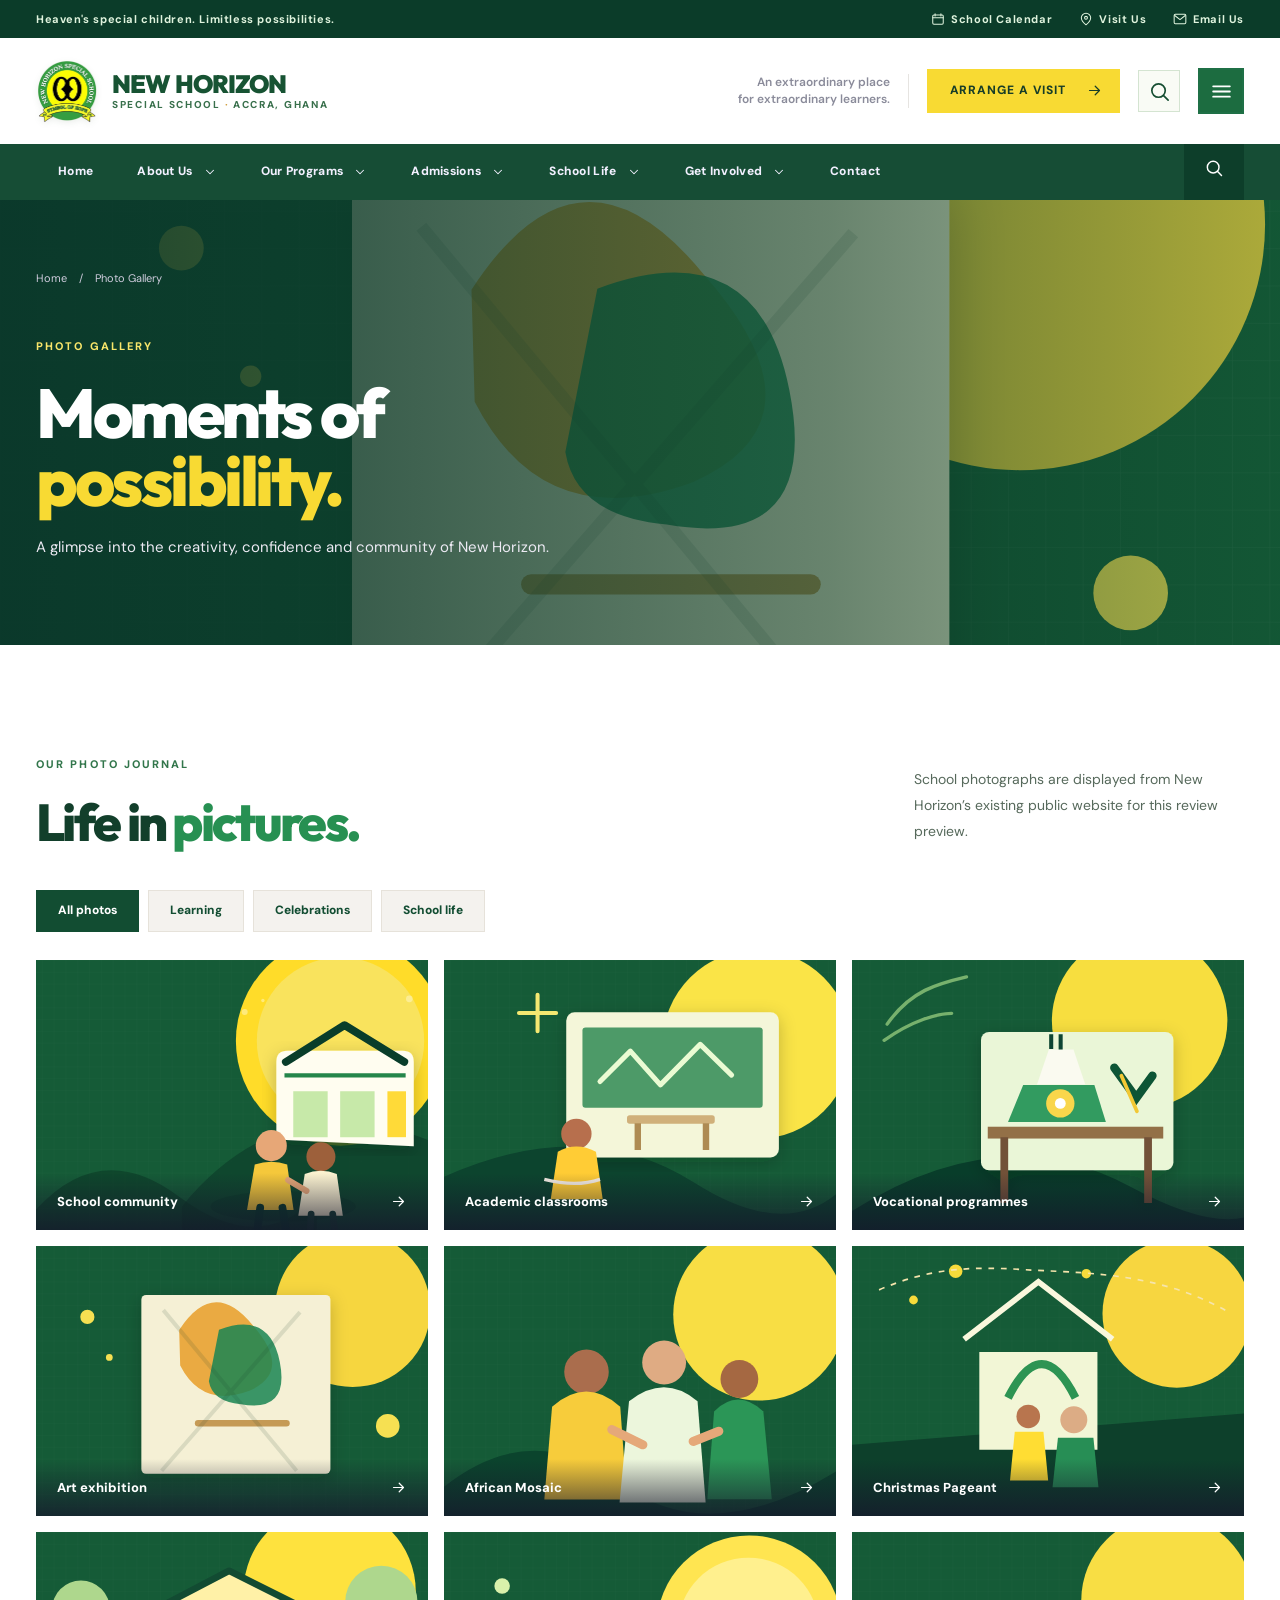
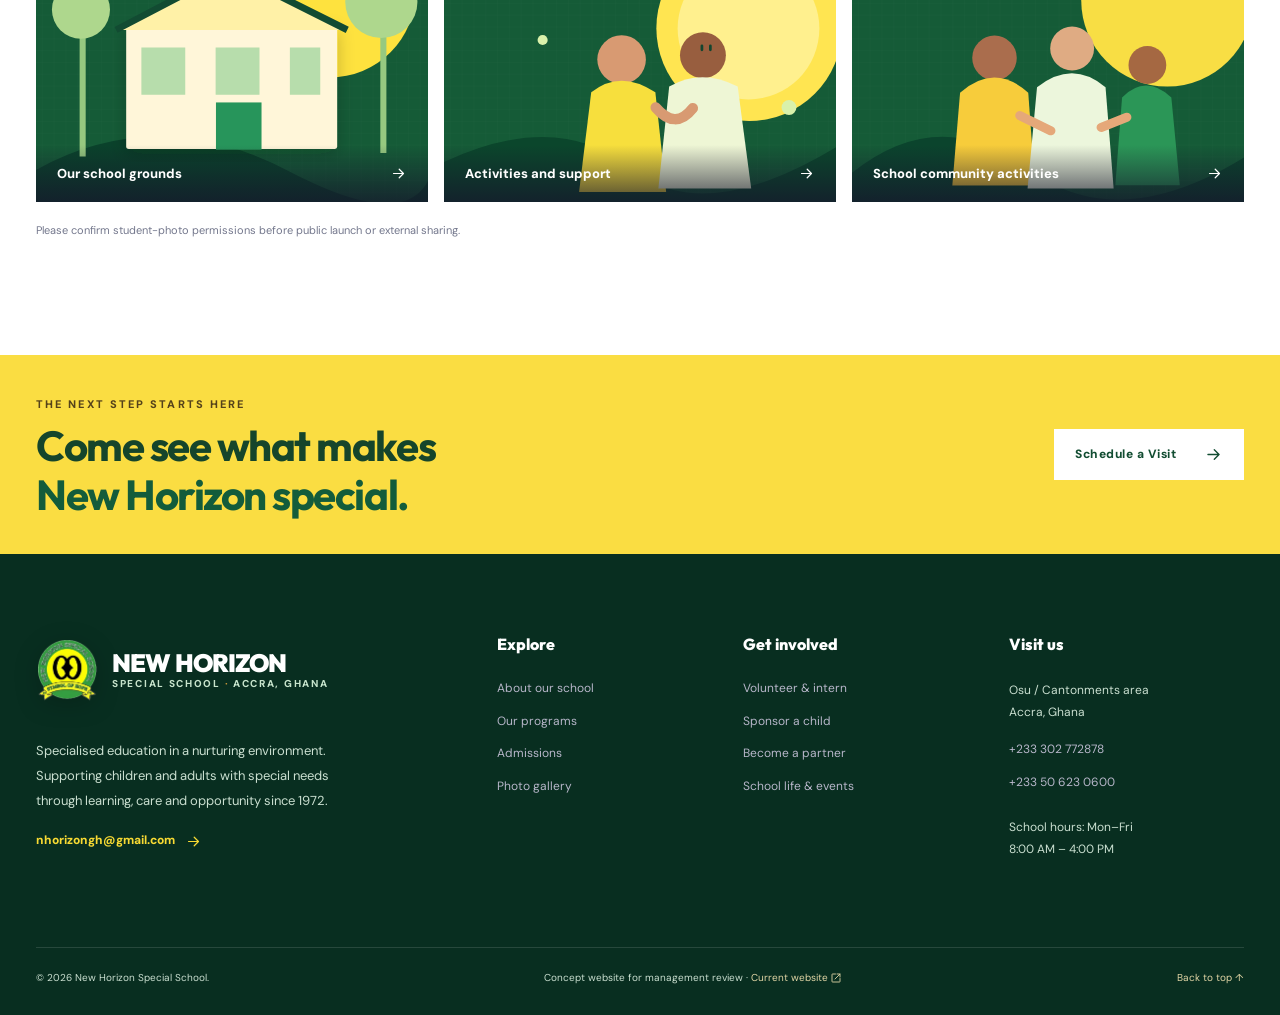
<file: gallery.html>
<!doctype html>
<html lang="en">
<head>
  <meta charset="utf-8">
  <meta name="viewport" content="width=device-width, initial-scale=1">
  <meta name="robots" content="noindex, nofollow">
  <link rel="icon" type="image/svg+xml" href="./assets/favicon.svg">
  <meta name="theme-color" content="#124d32">
  <meta name="description" content="A window into learning, creativity and life at New Horizon.">
  <title>Gallery | New Horizon Special School — Design Preview</title>
  <link rel="preconnect" href="https://static.wixstatic.com">
  <link rel="preconnect" href="https://fonts.googleapis.com">
  <link rel="preconnect" href="https://fonts.gstatic.com" crossorigin>
  <link href="https://fonts.googleapis.com/css2?family=DM+Sans:wght@400;500;600;700;800&family=Outfit:wght@400;500;600;700;800;900&display=swap" rel="stylesheet">
  <link rel="stylesheet" href="./assets/styles.css">
  <script defer src="./assets/site.js"></script>
</head>
<body data-page="gallery">
  <a class="skip-link" href="#main">Skip to main content</a>
  <div id="app"></div>
</body>
</html>
</file>
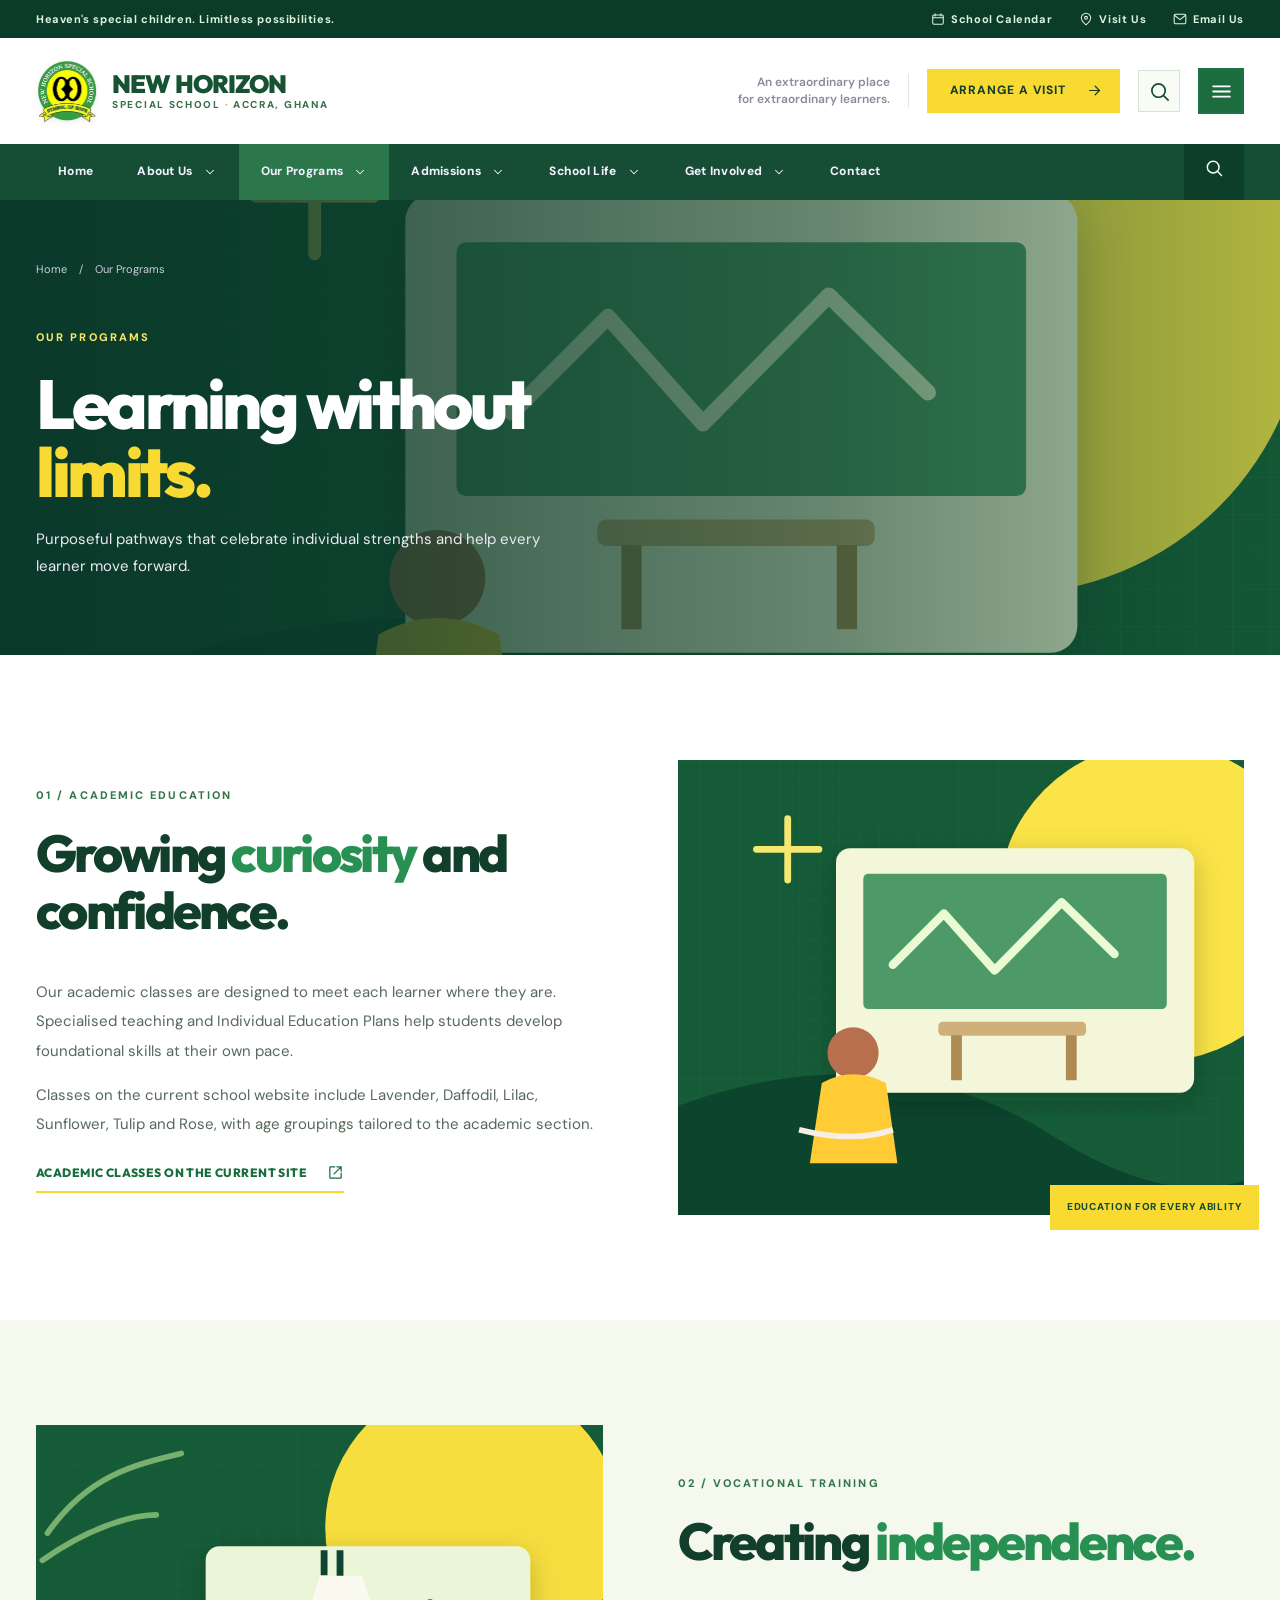
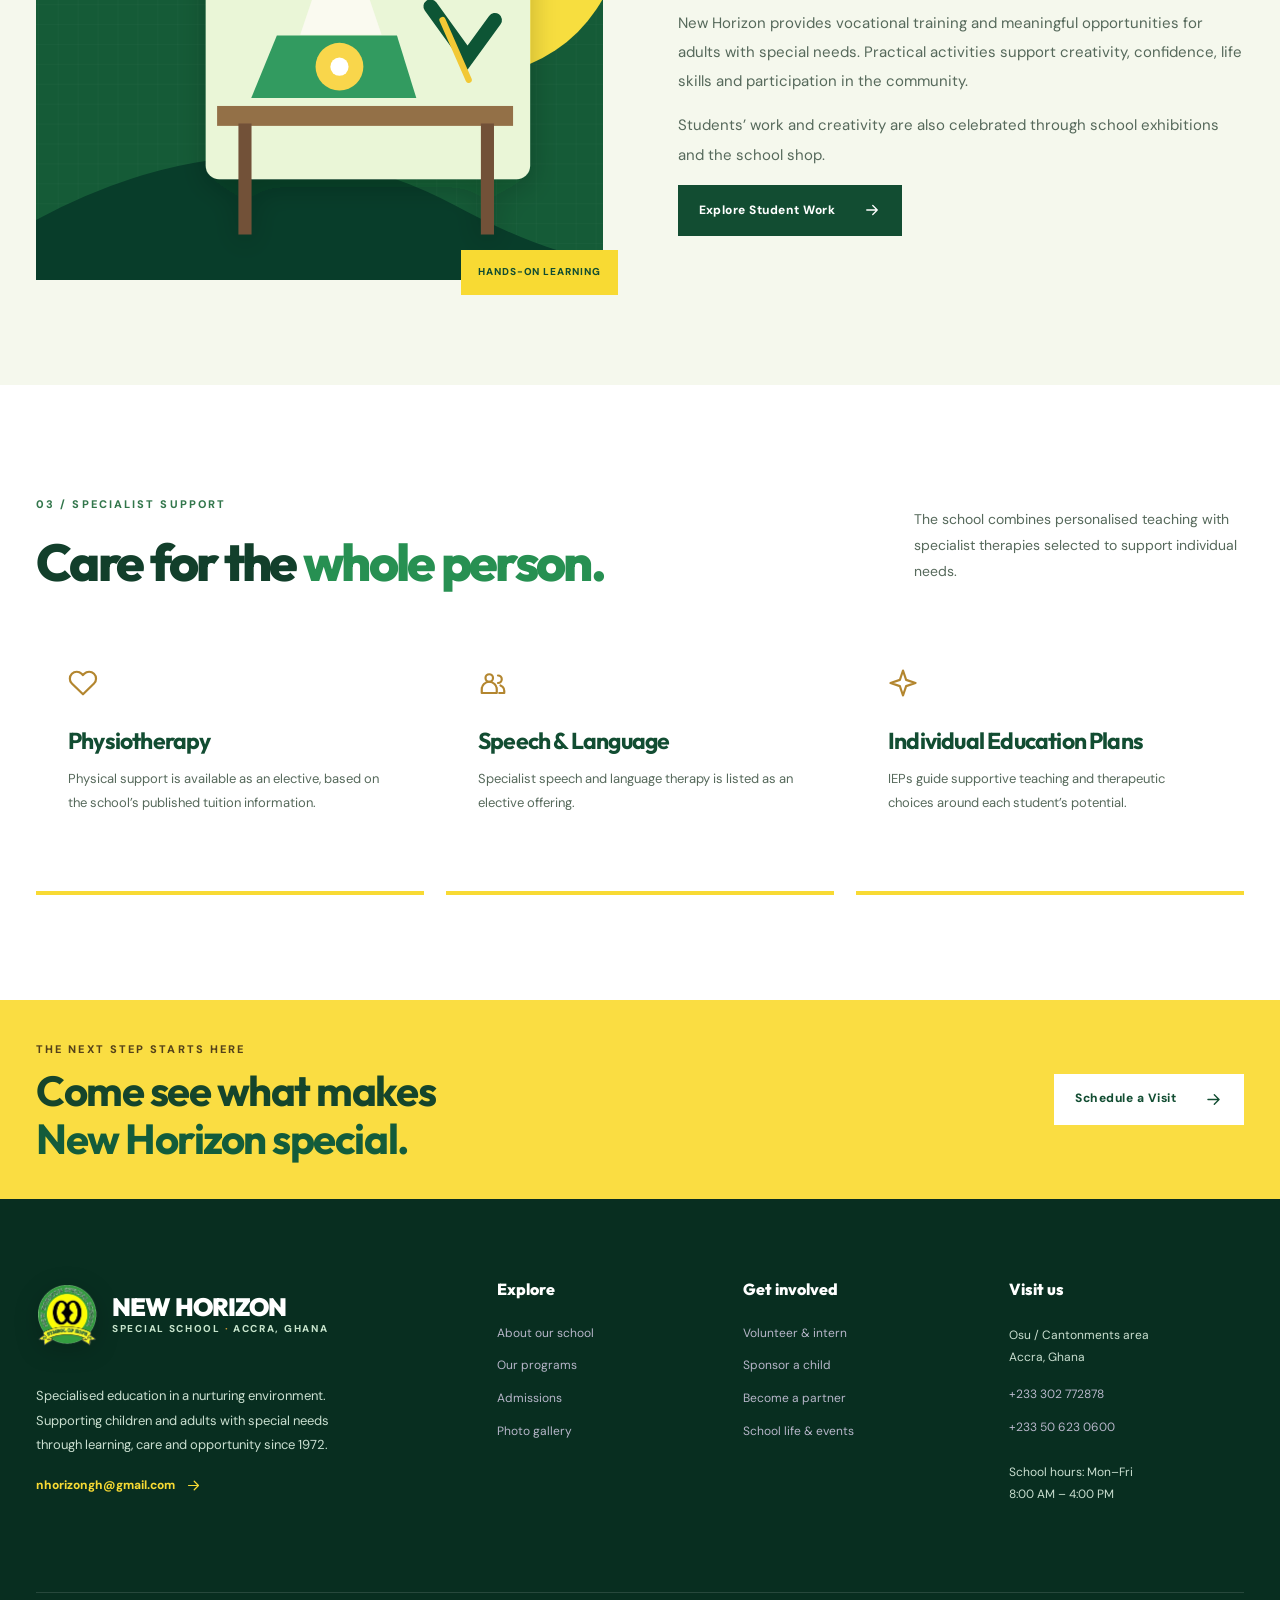
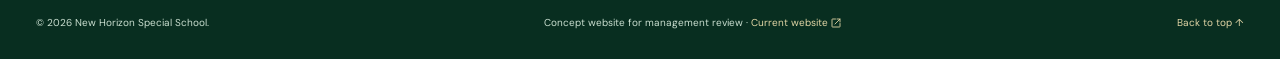
<file: programs.html>
<!doctype html>
<html lang="en">
<head>
  <meta charset="utf-8">
  <meta name="viewport" content="width=device-width, initial-scale=1">
  <meta name="robots" content="noindex, nofollow">
  <link rel="icon" type="image/svg+xml" href="./assets/favicon.svg">
  <meta name="theme-color" content="#124d32">
  <meta name="description" content="Individualised learning, therapy and meaningful vocational opportunities.">
  <title>Our Programs | New Horizon Special School — Design Preview</title>
  <link rel="preconnect" href="https://static.wixstatic.com">
  <link rel="preconnect" href="https://fonts.googleapis.com">
  <link rel="preconnect" href="https://fonts.gstatic.com" crossorigin>
  <link href="https://fonts.googleapis.com/css2?family=DM+Sans:wght@400;500;600;700;800&family=Outfit:wght@400;500;600;700;800;900&display=swap" rel="stylesheet">
  <link rel="stylesheet" href="./assets/styles.css">
  <script defer src="./assets/site.js"></script>
</head>
<body data-page="programs">
  <a class="skip-link" href="#main">Skip to main content</a>
  <div id="app"></div>
</body>
</html>
</file>
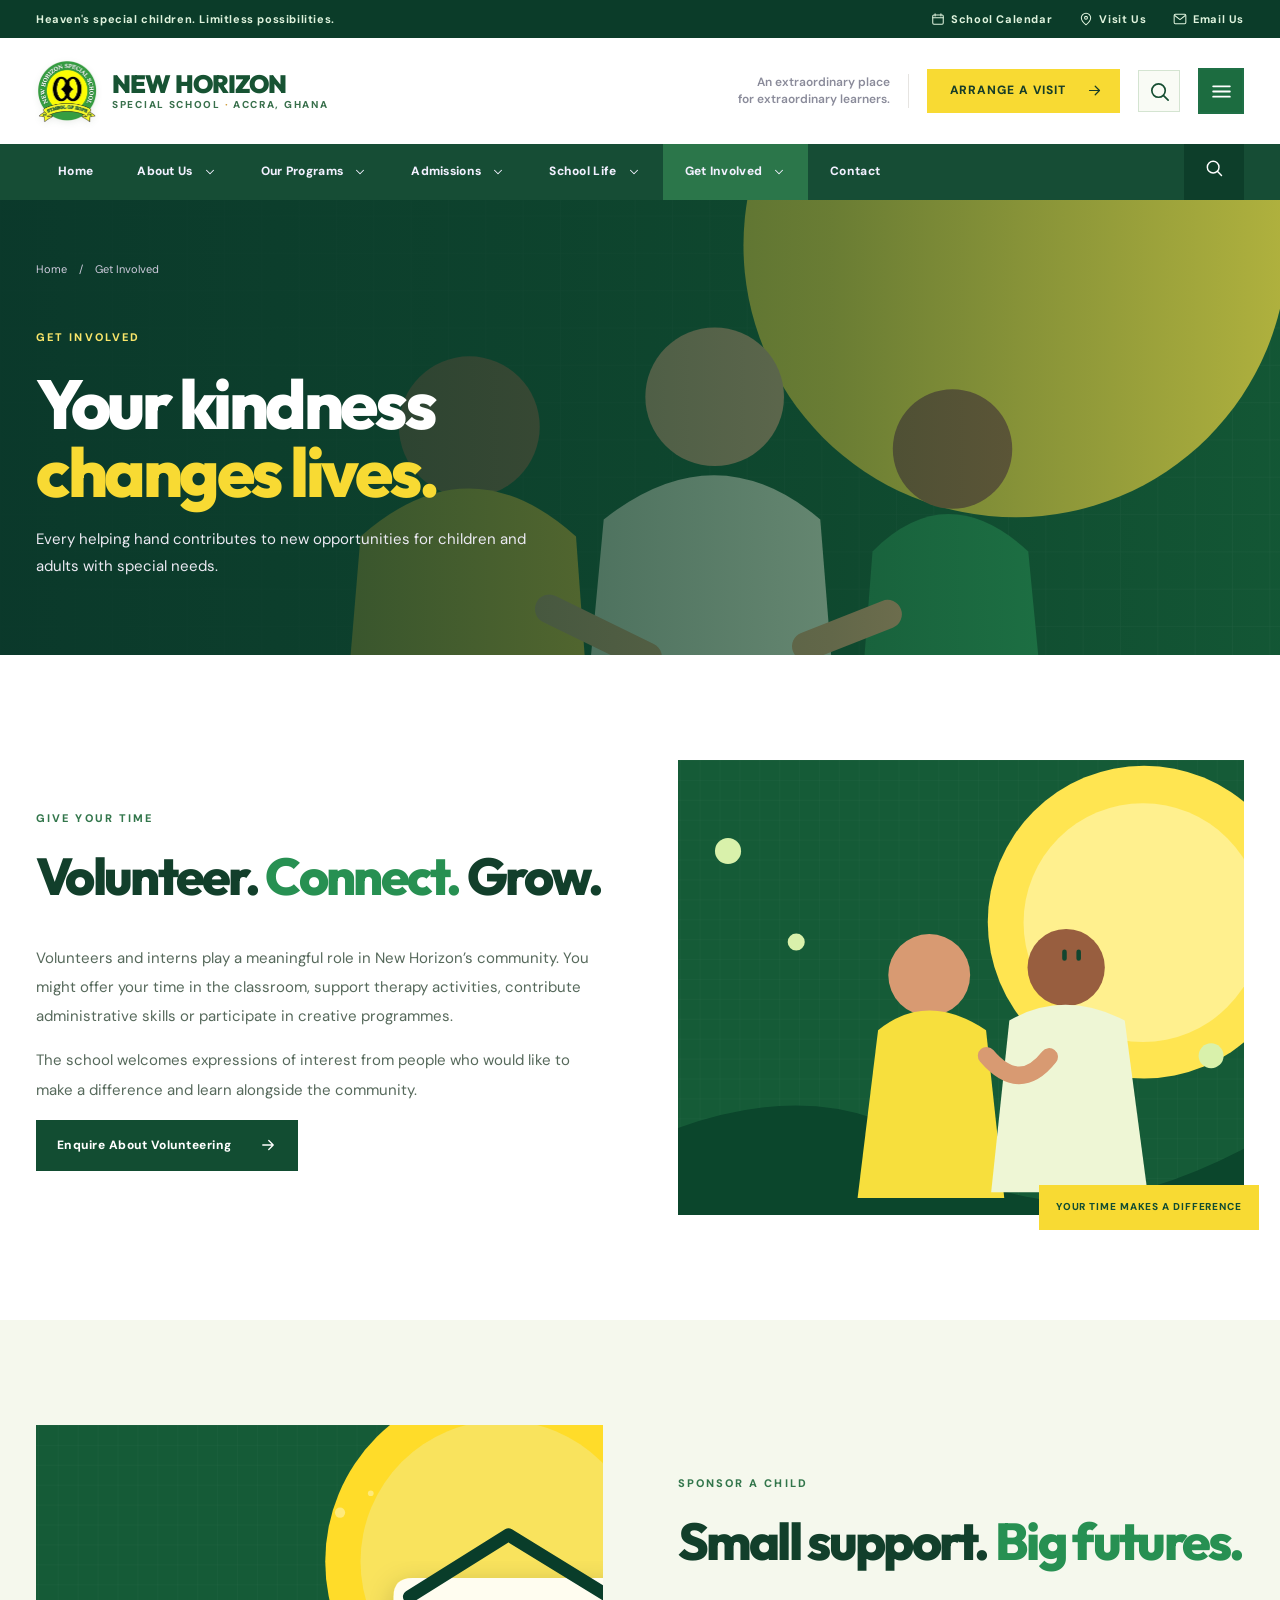
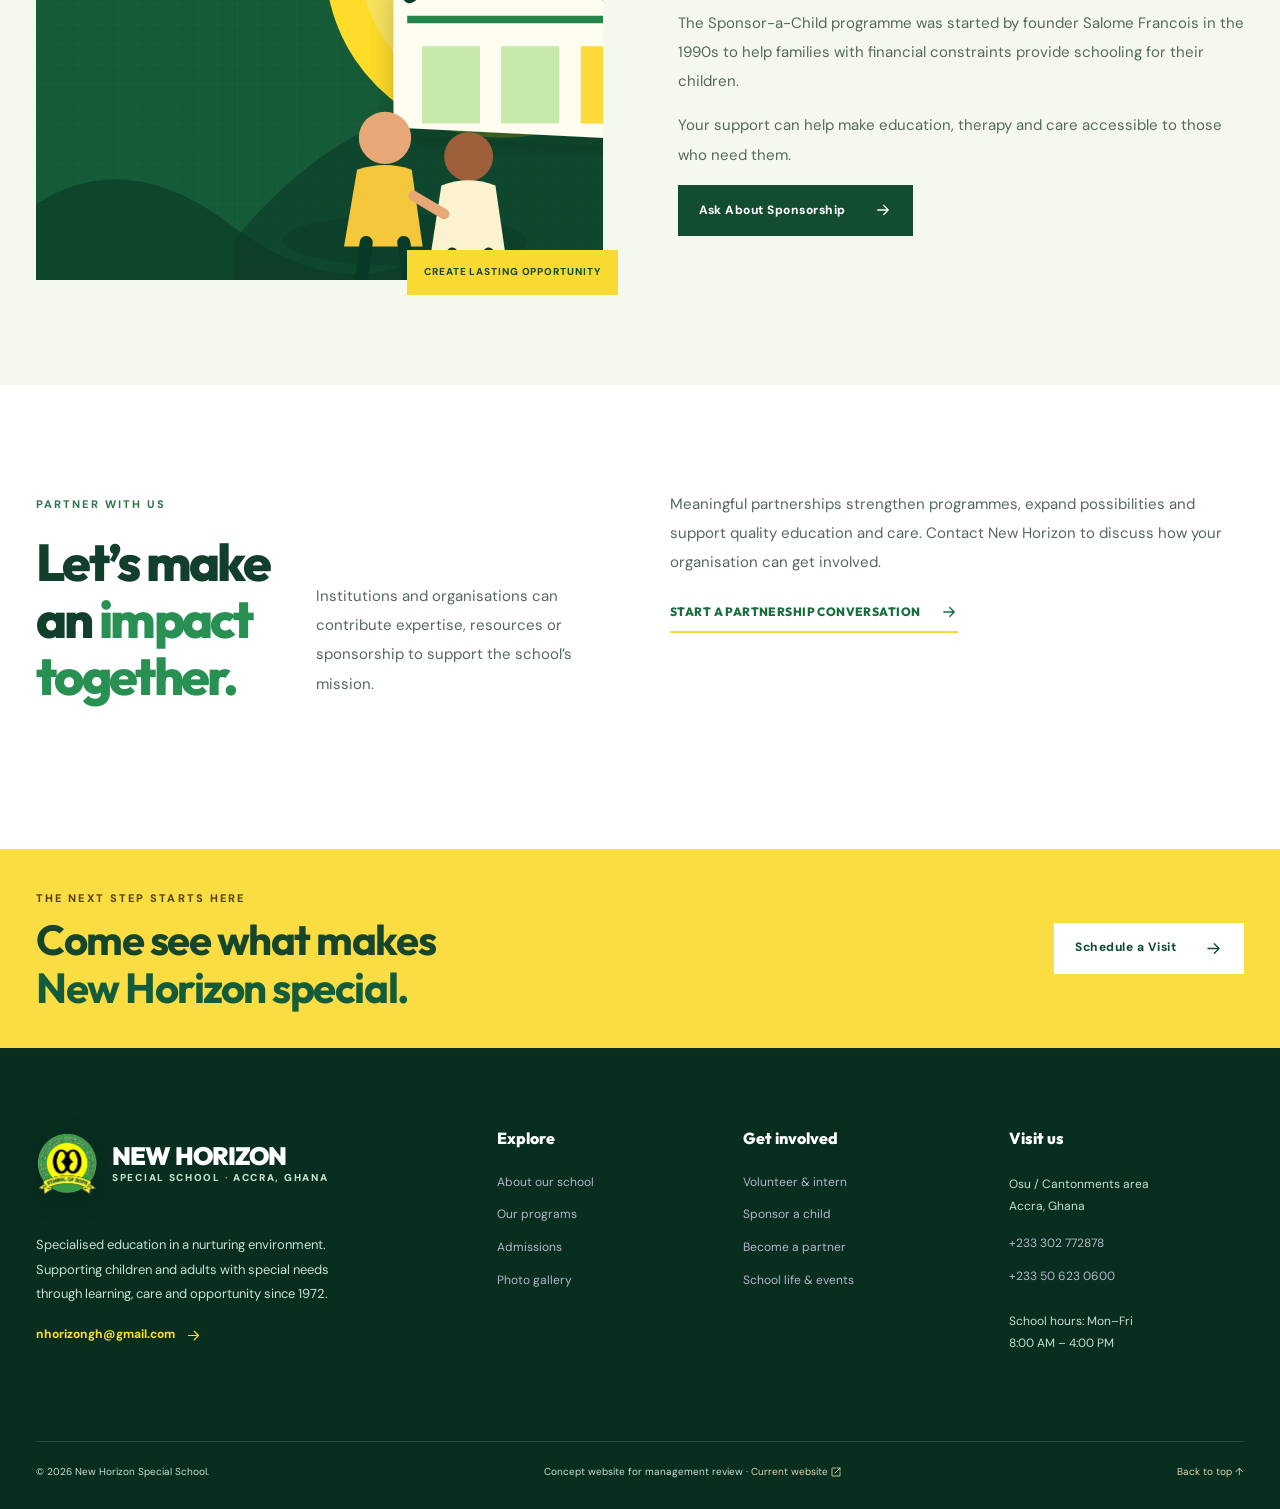
<file: support.html>
<!doctype html>
<html lang="en">
<head>
  <meta charset="utf-8">
  <meta name="viewport" content="width=device-width, initial-scale=1">
  <meta name="robots" content="noindex, nofollow">
  <link rel="icon" type="image/svg+xml" href="./assets/favicon.svg">
  <meta name="theme-color" content="#124d32">
  <meta name="description" content="Volunteer, partner or support our school community.">
  <title>Get Involved | New Horizon Special School — Design Preview</title>
  <link rel="preconnect" href="https://static.wixstatic.com">
  <link rel="preconnect" href="https://fonts.googleapis.com">
  <link rel="preconnect" href="https://fonts.gstatic.com" crossorigin>
  <link href="https://fonts.googleapis.com/css2?family=DM+Sans:wght@400;500;600;700;800&family=Outfit:wght@400;500;600;700;800;900&display=swap" rel="stylesheet">
  <link rel="stylesheet" href="./assets/styles.css">
  <script defer src="./assets/site.js"></script>
</head>
<body data-page="support">
  <a class="skip-link" href="#main">Skip to main content</a>
  <div id="app"></div>
</body>
</html>
</file>
<file: assets/styles.css>
/* New Horizon Special School / management concept / GitHub Pages ready */
:root{--navy:#211c4c;--navy-deep:#171638;--navy-dark:#14132c;--gold:#f2be4f;--gold-light:#f8d58e;--cream:#f8f6ef;--paper:#fffefa;--slate:#51556b;--soft:#eae8e5;--ink:#1a1b2f;--max:1250px;--sans:'DM Sans',Arial,sans-serif;--display:'Outfit','DM Sans',Arial,sans-serif}*{box-sizing:border-box}html{scroll-behavior:smooth;scroll-padding-top:105px}body{margin:0;color:var(--ink);background:#fff;font:16px/1.65 var(--sans);-webkit-font-smoothing:antialiased}body.no-scroll,body.menu-open{overflow:hidden}button,input,textarea,select{font:inherit}button{cursor:pointer}a{color:inherit;text-decoration:none}a:focus-visible,button:focus-visible,input:focus-visible,select:focus-visible,textarea:focus-visible,summary:focus-visible{outline:3px solid var(--gold);outline-offset:4px}img{display:block;width:100%;object-fit:cover}h1,h2,h3,h4,p{margin-top:0}h1,h2,h3,h4{font-family:var(--display);line-height:1.15}p{color:#606478}.container{width:min(calc(100% - 72px),var(--max));margin-inline:auto}.skip-link{position:fixed;top:-100px;left:20px;z-index:999;background:#fff;color:#111;padding:12px 16px}.skip-link:focus{top:12px}.utility{background:var(--navy-deep);color:#dcdcec;font-size:11px;font-weight:700;letter-spacing:.055em}.utility-inner{min-height:38px;display:flex;align-items:center;justify-content:space-between;gap:18px}.utility-right{display:flex;align-items:center;gap:27px}.utility-right a{display:flex;gap:6px;align-items:center;transition:color .2s}.utility-right a:hover{color:var(--gold)}.masthead{display:flex;align-items:center;justify-content:space-between;min-height:105px;gap:25px}.brand{display:inline-flex;gap:14px;align-items:center;flex-shrink:0;line-height:1}.brand-symbol{width:59px;height:59px;background:var(--navy);border-radius:50%;position:relative;overflow:hidden;box-shadow:inset 0 0 0 4px #f2bb49;border:4px solid #fff;outline:1px solid #d7d4cb}.brand-sun{position:absolute;top:10px;left:23px;width:19px;height:19px;border-radius:50%;background:var(--gold)}.brand-hill{position:absolute;bottom:5px;width:65px;height:29px;border-radius:50% 50% 0 0;background:#fff}.brand-hill-a{left:-25px;transform:rotate(23deg)}.brand-hill-b{left:23px;transform:rotate(-22deg);background:#d5dfd8}.brand-text{display:flex;flex-direction:column;gap:4px}.brand-name{font:900 26px/.98 var(--display);letter-spacing:-.025em;color:var(--navy)}.brand-subtitle{font-size:10px;letter-spacing:.19em;color:#727586;font-weight:800}.brand-dot{color:#cf9b38}.masthead-actions{display:flex;align-items:center;gap:18px}.masthead-caption{font-size:12px;line-height:1.45;color:#8a8b9a;font-weight:600;text-align:right;border-right:1px solid #e6e4e1;padding-right:18px}.top-visit{display:inline-flex;align-items:center;gap:20px;background:var(--gold);color:var(--navy-deep);padding:12px 17px 12px 23px;font-size:12px;font-weight:800;text-transform:uppercase;letter-spacing:.075em;transition:background .2s,transform .2s}.top-visit:hover{background:#f8d57f;transform:translateY(-1px)}.icon-button{width:42px;height:42px;display:inline-grid;place-items:center;background:#fff;color:var(--navy);border:1px solid #e5e4e8}.icon-button:hover{background:#f6f5f8}.menu-button{display:none}.main-nav{background:var(--navy);color:#fff}.nav-inner{display:flex;align-items:stretch;min-height:56px}.nav-home,.nav-link{height:56px;display:inline-flex;align-items:center;gap:10px;padding:0 22px;font-size:12px;font-weight:800;letter-spacing:.025em;color:#f2f0ff;transition:background .2s;white-space:nowrap}.nav-home:hover,.nav-link:hover,.nav-home.active,.nav-link.active{background:#3b346a}.nav-group{position:relative}.nav-group:hover .dropdown,.nav-group:focus-within .dropdown{visibility:visible;opacity:1;transform:translateY(0)}.dropdown{position:absolute;z-index:60;top:100%;left:0;background:#fff;color:var(--navy);width:265px;box-shadow:0 18px 35px #15123022;border-top:4px solid var(--gold);padding:8px 0;visibility:hidden;opacity:0;transform:translateY(8px);transition:all .18s}.dropdown a{display:flex;justify-content:space-between;align-items:center;font-size:13px;font-weight:700;padding:13px 20px;border-bottom:1px solid #f1f0f5}.dropdown a:last-child{border:0}.dropdown a:hover{background:#f8f5ec;color:#855f0d}.nav-search{margin-left:auto;padding:0 20px;background:#342c61;border:0;color:#fff}.nav-search:hover{background:#463c76}.mobile-nav{display:none}.hero{position:relative;color:#fff;overflow:hidden}.home-hero{height:590px;min-height:530px;background:#35345c}.hero-media,.hero-shade{position:absolute;inset:0}.hero-photo{height:100%;object-position:50% 36%}.hero-shade{background:linear-gradient(90deg,rgba(18,17,49,.93) 0%,rgba(24,22,57,.80) 31%,rgba(24,22,57,.28) 72%,rgba(24,22,57,.10) 100%),linear-gradient(0deg,#17173655,transparent 60%)}.hero-inner{position:relative;z-index:2;display:flex;flex-direction:column;justify-content:center;align-items:flex-start;height:100%;padding-bottom:35px}.hero-kicker{display:inline-flex;align-items:center;gap:12px;color:var(--gold-light);font-size:11px;letter-spacing:.22em;font-weight:800}.small-line{width:29px;height:2px;background:var(--gold)}.hero h1{font-size:clamp(65px,6.35vw,111px);line-height:.94;letter-spacing:-.055em;max-width:900px;margin:27px 0 27px;font-weight:800}.hero h1 em,.inner-hero h1 em{font-style:normal;color:var(--gold)}.hero-inner>p{color:#f3f0f4;font-size:17px;line-height:1.7;max-width:520px;margin-bottom:30px}.hero-buttons{display:flex;flex-wrap:wrap;gap:12px}.button{min-height:51px;display:inline-flex;align-items:center;justify-content:center;gap:28px;padding:14px 21px;font-size:12px;font-weight:800;letter-spacing:.04em;transition:background .2s,transform .2s,color .2s;border:0;text-align:center}.button:hover{transform:translateY(-2px)}.button-gold{background:var(--gold);color:#1d1939}.button-gold:hover{background:#ffd77e}.button-outline-light{background:transparent;color:#fff;border:1px solid #ffffffa3}.button-outline-light:hover{background:#fff;color:var(--navy)}.button-white{background:#fff;color:var(--navy)}.button-white:hover{background:#f9dfaa}.button-dark{background:var(--navy);color:#fff}.button-dark:hover{background:#3b3475}.hero-side{position:absolute;z-index:2;right:16px;top:42%;writing-mode:vertical-rl;letter-spacing:.17em;font-size:10px;font-weight:700}.hero-side span{display:inline-block;height:33px;width:1px;background:var(--gold);margin-block:13px}.hero-scroll{position:absolute;z-index:2;bottom:28px;right:56px;display:flex;align-items:center;gap:25px;font-size:9px;font-weight:700;letter-spacing:.15em}.hero-scroll span{font-size:21px}.quick-section{background:#fff;position:relative;z-index:8}.quicklinks{display:grid;grid-template-columns:repeat(5,minmax(0,1fr));background:#fff;box-shadow:0 12px 44px rgba(30,29,55,.13);transform:translateY(-43px);margin-bottom:-43px}.quicklink{padding:22px 16px;min-width:0;border-right:1px solid #e9e7e3;display:flex;align-items:center;gap:13px;transition:background .2s}.quicklink:last-child{border:0}.quicklink:hover{background:#faf7f0}.quicklink-icon{color:var(--navy);display:inline-grid;place-items:center;width:37px;height:42px;flex-shrink:0}.quicklink-label{display:flex;flex-direction:column;line-height:1.3;gap:4px;flex:1}.quicklink strong{font:800 13px var(--display);white-space:nowrap}.quicklink small{font-size:10px;color:#8a8d9b;white-space:nowrap}.quicklink>svg{color:#b6a576;flex-shrink:0}.section-space{padding:105px 0}.eyebrow{font-size:11px;color:#ad7e21;letter-spacing:.19em;font-weight:800;display:inline-block;margin-bottom:20px}.eyebrow-light{color:var(--gold)}.display-heading{font-size:clamp(38px,4.05vw,64px);font-weight:800;letter-spacing:-.052em;line-height:1.1;margin-bottom:25px;color:var(--navy)}.display-heading em{font-style:normal;color:#bc8b33}.intro-section{padding:90px 0 94px}.intro-grid{display:grid;grid-template-columns:1.12fr .78fr;gap:70px;align-items:center}.intro-grid .display-heading{margin-bottom:0}.intro-copy{border-left:3px solid var(--gold);padding-left:32px}.intro-copy p{font-size:16px;line-height:1.9;margin-bottom:16px}.text-link{color:var(--navy);display:inline-flex;align-items:center;gap:20px;font:800 12px var(--display);text-transform:uppercase;letter-spacing:.035em;padding:10px 0;border-bottom:2px solid var(--gold)}.text-link:hover{color:#ac7d28;gap:25px}.explore-section{background:var(--cream)}.section-heading{display:flex;justify-content:space-between;align-items:end;gap:40px;margin-bottom:40px}.section-heading .display-heading{margin-bottom:0}.section-heading>p{max-width:330px;font-size:14px;line-height:1.85;margin:0 0 5px}.feature-grid{display:grid;grid-template-columns:1.16fr 1fr 1fr;gap:16px}.feature-card{height:470px;position:relative;overflow:hidden;background:#3c4659;color:#fff}.feature-photo,.feature-overlay{position:absolute;inset:0}.feature-photo img{height:100%;transition:transform .6s}.feature-card:hover img{transform:scale(1.065)}.feature-overlay{background:linear-gradient(180deg,#11112600 21%,#111126cc 98%)}.feature-info{position:absolute;z-index:2;bottom:0;left:0;right:0;padding:30px}.feature-info small{color:#f3d48e;font-size:10px;letter-spacing:.16em;font-weight:800}.feature-info h3{font-size:27px;line-height:1.12;margin:10px 0 12px;letter-spacing:-.025em}.feature-info p{font-size:13px;line-height:1.65;color:#f3f0f6;max-width:310px;margin:0 0 20px}.round-arrow{width:40px;height:40px;border:1px solid #eee9;display:grid;place-items:center;border-radius:50%;transition:background .2s}.feature-card:hover .round-arrow{background:var(--gold);border-color:var(--gold);color:#231b40}.statement-section{padding:115px 0;background:#fff}.statement-grid{display:grid;grid-template-columns:1fr 1fr;gap:90px;align-items:center}.statement-photo{position:relative;padding:0 20px 25px 0}.statement-photo>img{height:550px}.statement-sticker{position:absolute;bottom:-10px;right:-10px;background:var(--gold);width:170px;height:160px;display:flex;flex-direction:column;justify-content:center;align-items:center;gap:13px;text-align:center;color:var(--navy);transform:rotate(4deg)}.statement-sticker span{font-size:11px;line-height:1.4;font-weight:900;letter-spacing:.11em}.statement-copy>p{font-size:15px;line-height:1.95;margin:0 0 24px}.checked-list{list-style:none;padding:0;margin:25px 0 36px}.checked-list li{padding:12px 0 12px 32px;border-bottom:1px solid #ece9e7;position:relative;font-size:13px;font-weight:700}.checked-list li:before{content:'✓';position:absolute;left:0;color:#b68b37;font-size:17px}.story-grid{display:grid;grid-template-columns:repeat(3,1fr);gap:25px}.story-card{background:#fff;border:1px solid #edece8;transition:transform .2s,box-shadow .2s}.story-card:hover{transform:translateY(-4px);box-shadow:0 20px 35px #1919410e}.story-picture{height:235px;overflow:hidden;background:#edeae3}.story-picture img{height:100%;transition:transform .5s}.story-card:hover img{transform:scale(1.04)}.story-body{padding:27px 27px 30px}.story-category{font-size:10px;font-weight:800;color:#af802a;letter-spacing:.13em}.story-body h3{font-size:24px;letter-spacing:-.035em;line-height:1.18;margin:12px 0 12px;color:var(--navy)}.story-body p{font-size:13px;line-height:1.8;min-height:68px}.story-read{font-size:11px;font-weight:800;text-transform:uppercase;letter-spacing:.075em;display:inline-flex;gap:10px;align-items:center}.impact-section{background:var(--navy);color:#fff;padding:110px 0;position:relative;overflow:hidden}.impact-section:after{content:'';position:absolute;right:-160px;top:-150px;width:550px;height:550px;border:110px solid #ffffff0a;border-radius:50%}.impact-grid{display:grid;grid-template-columns:1fr 1.08fr;gap:80px;position:relative;z-index:1}.impact-title h2{font-size:clamp(43px,4vw,63px);letter-spacing:-.045em;line-height:1.08;margin:0 0 22px}.impact-title h2 em{font-style:normal;color:var(--gold)}.impact-title p{color:#e2dfec;max-width:390px;font-size:14px;line-height:1.95}.subtle-link{display:inline-flex;align-items:center;gap:15px;font-weight:800;color:var(--gold);font-size:12px;letter-spacing:.03em;margin-top:10px}.impact-stats{display:grid;grid-template-columns:1fr 1fr;gap:35px 30px;align-items:start;padding-top:8px}.impact-stats>div{display:flex;flex-direction:column;border-top:1px solid #ffffff64;padding-top:25px}.impact-stats strong{font:800 66px/1 var(--display);letter-spacing:-.07em;color:var(--gold)}.impact-stats strong span{font-size:40px}.impact-stats>div>span{max-width:175px;font-size:12px;line-height:1.55;font-weight:600;color:#e7e6f2;margin-top:16px}.impact-stats>small{color:#b6b2d5;font-size:10px}.events-home-grid{display:grid;grid-template-columns:.92fr 1.08fr;gap:25px}.event-feature{min-height:480px;background:linear-gradient(145deg,#363165,#161638);color:#fff;padding:36px;display:flex;flex-direction:column;justify-content:space-between;position:relative;overflow:hidden}.event-feature:after{content:'';width:320px;height:320px;position:absolute;border:90px solid #ffffff0c;border-radius:50%;top:-95px;right:-120px}.event-chip{font-size:10px;font-weight:800;color:var(--navy);background:var(--gold);padding:9px 12px;letter-spacing:.12em;align-self:flex-start;position:relative;z-index:2}.event-big-body{position:relative;z-index:2}.event-big-body>span{display:flex;align-items:center;gap:14px;font-size:11px;font-weight:800;letter-spacing:.12em;color:var(--gold)}.event-big-body h3{font-size:clamp(28px,3.2vw,43px);line-height:1.15;letter-spacing:-.035em;max-width:420px;margin:18px 0}.event-big-body>p{font-size:13px;color:#dfddeb;max-width:370px}.event-meta{display:flex;align-items:center;gap:12px;font-size:12px;margin:25px 0}.event-list{border:1px solid #e9e8e6;display:flex;flex-direction:column}.mini-event{padding:24px 24px;display:grid;grid-template-columns:100px 1fr 22px;gap:22px;align-items:center;border-bottom:1px solid #e9e8e6;min-height:159px}.mini-event:last-child{border-bottom:0}.mini-event:hover{background:#faf8f2}.mini-event-date{width:93px;height:94px;background:#f3f0e7;display:flex;flex-direction:column;justify-content:center;align-items:center;gap:5px;color:var(--navy)}.mini-event-date strong{font:900 17px var(--display)}.mini-event-date span{font-size:9px;letter-spacing:.06em;font-weight:800;color:#777484}.mini-event>div:nth-child(2)>small{color:#b3832e;font-size:10px;letter-spacing:.09em;font-weight:800}.mini-event h3{font-size:19px;color:var(--navy);margin:7px 0}.mini-event p{font-size:12px;line-height:1.5;margin:0}.mini-event>svg{color:#ad872f}.small-disclaimer{font-size:11px;color:#86899b;margin-top:14px}.support-banner{background:linear-gradient(100deg,#312c5ae8,#2c2b5ff0),radial-gradient(circle at 80% 50%,#7661a3 0,transparent 50%);color:#fff;text-align:center;padding:95px 20px}.support-inner{max-width:750px}.support-banner h2{font-size:clamp(40px,4.5vw,65px);letter-spacing:-.045em}.support-banner h2 em{color:var(--gold);font-style:normal}.support-banner p{color:#e6e2f3;margin:0 auto 27px;max-width:610px;font-size:15px;line-height:1.9}.site-footer{background:#14132f;color:#fff}.footer-cta{background:var(--gold);color:var(--navy);padding:35px 0}.footer-cta-inner{display:flex;justify-content:space-between;align-items:center;gap:30px}.footer-cta .eyebrow{color:#54421a;margin-bottom:9px}.footer-cta h2{font-size:clamp(26px,3.3vw,42px);letter-spacing:-.035em;line-height:1.15;margin:0}.footer-cta h2 em{font-style:normal;color:#6c541c}.footer-main{display:grid;grid-template-columns:2.1fr 1fr 1.1fr 1.2fr;gap:50px;padding:80px 0 70px}.brand-light .brand-name{color:#fff}.brand-light .brand-subtitle{color:#c6c6d3}.footer-brand>p{font-size:13px;color:#b4b3c4;line-height:1.9;margin-top:25px;max-width:340px}.footer-email{font-size:12px;color:var(--gold);font-weight:800;display:inline-flex;align-items:center;gap:10px}.footer-column h3{font:800 16px var(--display);margin-bottom:25px}.footer-column a{display:block;font-size:12px;color:#b7b6c9;margin-bottom:13px}.footer-column a:hover{color:var(--gold)}.footer-column p{color:#b7b6c9;font-size:12px;line-height:1.85;margin:0 0 17px}.footer-column .footer-hours{margin-top:23px}.footer-base{border-top:1px solid #ffffff20;padding:22px 0 28px;display:flex;align-items:center;justify-content:space-between;gap:15px;font-size:10px;color:#a8a7bb}.footer-base a{color:#e2d6a6;display:inline-flex;align-items:center;gap:2px}.inner-hero{min-height:445px;background:#211d48;position:relative;color:#fff;display:flex;align-items:center;overflow:hidden}.inner-hero-bg,.inner-hero-shade{position:absolute;inset:0}.inner-hero-bg img{height:100%;object-position:center 43%}.inner-hero-shade{background:linear-gradient(90deg,#1e1b45f7,#211d48c8 45%,#211d4866)}.inner-hero-content{position:relative;z-index:1;padding:60px 0}.breadcrumb{font-size:11px;color:#cfccdd;display:flex;gap:12px;margin-bottom:45px}.breadcrumb a:hover{text-decoration:underline}.inner-hero h1{font-size:clamp(52px,5.4vw,80px);letter-spacing:-.05em;font-weight:800;line-height:.98;margin:4px 0 20px}.inner-hero-content>p{color:#eceaf3;max-width:515px;font-size:15px;line-height:1.8}.two-columns{display:grid;grid-template-columns:1fr 1fr;gap:75px;align-items:center}.two-columns>.inset-image{grid-column:2}.two-columns>div:not(.inset-image){grid-column:1;grid-row:1}.two-columns.flipped>.inset-image{grid-column:1}.two-columns.flipped>div:not(.inset-image){grid-column:2}.two-columns p{font-size:15px;line-height:1.95}.inset-image{position:relative;height:455px;background:#e8e6e4}.inset-image img{height:100%}.inset-image>span{position:absolute;background:var(--gold);color:var(--navy);padding:14px 17px;font-size:10px;font-weight:800;letter-spacing:.09em;bottom:-15px;right:-15px}.cream-section{background:var(--cream)}.inner-section-heading{align-items:end}.value-grid{display:grid;grid-template-columns:repeat(3,1fr);gap:22px}.value-card{background:#fff;padding:38px 32px 42px;min-height:265px;border-bottom:4px solid var(--gold)}.value-card>span{color:#b3862f}.value-card h3{font-size:23px;letter-spacing:-.035em;color:var(--navy);margin:22px 0 12px}.value-card p{font-size:13px;line-height:1.85}.process-grid{display:grid;grid-template-columns:repeat(4,1fr);gap:18px}.process-grid article{padding:30px;border:1px solid #eee9e3;background:#fff}.process-grid article>span{font:800 38px/1 var(--display);color:#e2be72}.process-grid h3{font-size:21px;letter-spacing:-.025em;margin:27px 0 13px}.process-grid p{font-size:13px;line-height:1.7}.notice-box{display:flex;gap:16px;align-items:center;background:#f6f2e5;padding:23px 28px;margin-top:24px;border-left:4px solid var(--gold)}.notice-box svg{color:#a17a30;flex-shrink:0}.notice-box p{font-size:12px;margin:0}.fees-layout{display:grid;grid-template-columns:1.6fr .7fr;gap:30px}.fees-table-wrap{background:#fff;padding:18px}.fees-table{width:100%;border-collapse:collapse;font-size:13px}.fees-table thead{background:var(--navy);color:#fff;text-align:left}.fees-table th,.fees-table td{padding:16px 18px;border-bottom:1px solid #eae9e7}.fees-table th{font-size:11px;letter-spacing:.04em}.fees-table-wrap>small{display:block;font-size:10px;color:#78798a;margin:14px}.fees-aside{background:#e9dfc4;padding:35px;display:flex;flex-direction:column;align-items:flex-start;justify-content:center}.fees-aside>span{color:var(--navy)}.fees-aside h3{font-size:26px;color:var(--navy);margin-top:25px}.fees-aside p{font-size:13px}.fees-aside .button{gap:15px}.faq-layout{display:grid;grid-template-columns:.7fr 1.3fr;gap:80px}.faq-layout>div:first-child>p{font-size:14px;line-height:1.9}.faq-list details{border-bottom:1px solid #e6e4e7}.faq-list summary{list-style:none;display:flex;align-items:center;justify-content:space-between;gap:20px;min-height:75px;cursor:pointer;font-weight:800;font-size:15px;color:var(--navy)}.faq-list summary::-webkit-details-marker{display:none}.faq-list details[open] summary svg{transform:rotate(45deg)}.faq-list details>p{font-size:13px;padding-bottom:25px;line-height:1.8}.event-cards{display:grid;grid-template-columns:1fr 1fr;gap:24px}.event-card{border:1px solid #eae5e4;padding:38px;position:relative}.event-tag{display:inline-block;background:#faf1d8;padding:9px 12px;font-size:10px;letter-spacing:.12em;font-weight:800;color:#98712d}.event-card-icon{display:block;margin:30px 0;color:var(--navy)}.event-card h3{font-size:33px;margin:0 0 16px;letter-spacing:-.04em}.event-card p{max-width:400px;font-size:14px}.event-card>div{display:flex;align-items:center;gap:12px;font-size:12px;color:#5e5f6d;margin:27px 0}.tradition-grid{display:grid;grid-template-columns:repeat(3,1fr);gap:25px;margin-bottom:30px}.tradition-grid article{background:#fff}.tradition-grid img{height:240px}.tradition-grid article>div{padding:28px}.tradition-grid small{color:#ac7f25;font-size:10px;font-weight:800;letter-spacing:.12em}.tradition-grid h3{font-size:25px;letter-spacing:-.035em;margin:10px 0}.tradition-grid p{font-size:13px;line-height:1.8}.gallery-filters{display:flex;flex-wrap:wrap;gap:9px;margin-bottom:28px}.gallery-filters button{background:#f4f2ee;border:1px solid #e6e2da;padding:10px 21px;color:var(--navy);font-size:12px;font-weight:800}.gallery-filters button.is-selected{background:var(--navy);border-color:var(--navy);color:#fff}.gallery-grid{display:grid;grid-template-columns:repeat(3,1fr);grid-auto-rows:270px;gap:16px}.gallery-tile{padding:0;border:0;position:relative;overflow:hidden;text-align:left;background:#e8e1d8}.gallery-tile[hidden]{display:none}.gallery-tile img{height:100%;transition:transform .35s}.gallery-tile:hover img{transform:scale(1.06)}.gallery-tile>span{position:absolute;bottom:0;left:0;right:0;display:flex;align-items:center;justify-content:space-between;gap:10px;padding:18px 21px;background:linear-gradient(transparent,#16162cbf);color:#fff;font-size:13px;font-weight:800}.gallery-note{font-size:11px;color:#73778c;margin-top:19px}.lightbox{display:none;position:fixed;inset:0;z-index:500;background:#101020ee;align-items:center;justify-content:center;gap:20px;padding:75px 30px 35px}.lightbox.open{display:flex}.lightbox figure{margin:0;max-width:min(78vw,1100px);max-height:80vh;display:flex;flex-direction:column;gap:10px}.lightbox figure img{max-height:72vh;object-fit:contain;background:#201f30}.lightbox figcaption{text-align:center;color:#fff;font-size:12px}.lightbox button{background:#ffffff26;color:#fff;border:1px solid #ffffff4f;border-radius:50%;font-size:24px;flex-shrink:0;width:45px;height:45px;display:grid;place-items:center}.lightbox-close{position:absolute;top:20px;right:24px}.partner-section{display:grid;grid-template-columns:1fr 1fr;gap:60px}.partner-section p{font-size:15px;line-height:1.95}.contact-grid{display:grid;grid-template-columns:1fr .9fr;gap:100px}.contact-lead{font-size:15px;line-height:1.9;max-width:520px}.contact-details{display:flex;flex-direction:column;margin-top:35px}.contact-details>div{display:flex;gap:20px;border-top:1px solid #e7e6e6;padding:21px 0}.contact-details>div>span{color:#aa7f32}.contact-details strong{display:block;font-size:13px;color:var(--navy);margin-bottom:5px}.contact-details p{font-size:13px;line-height:1.8;margin-bottom:4px}.contact-details a{display:block;font-size:13px;color:#6e5976;margin-bottom:5px}.contact-panel{background:#f8f6ef;padding:42px}.contact-panel h3{font-size:34px;letter-spacing:-.035em}.contact-panel>p{font-size:13px;line-height:1.8}.contact-panel form{display:flex;flex-direction:column;gap:8px;margin-top:25px}.contact-panel label{font-size:12px;font-weight:800;color:var(--navy);margin-top:7px}.contact-panel input,.contact-panel select,.contact-panel textarea{width:100%;border:1px solid #dbd8d0;background:#fff;padding:12px 14px;border-radius:0;color:#1a1b2f;outline-offset:2px;font-size:13px}.contact-panel .button{margin-top:16px}.contact-panel .form-note{font-size:10px;color:#73778e;margin-bottom:0}.search-layer{position:fixed;inset:0;z-index:300;display:none;align-items:flex-start;justify-content:center;padding:85px 20px}.search-layer.shown{display:flex}.search-backdrop{position:absolute;inset:0;background:#100f29d9}.search-window{position:relative;z-index:1;background:#fff;width:min(100%,710px);padding:35px;box-shadow:0 20px 60px #0003}.search-top{display:flex;align-items:center;justify-content:space-between;font-size:11px;color:#a17c31;font-weight:800;letter-spacing:.1em}.search-top button{border:0;background:#f4f2ee;width:33px;height:33px;display:grid;place-items:center}.search-field{margin:20px 0;border-bottom:2px solid var(--navy);display:flex;gap:12px;align-items:center;padding-bottom:10px}.search-field input{width:100%;border:0;outline:none;font-size:22px;font-family:var(--display);font-weight:600;padding:10px 0;color:var(--navy)}.search-results{max-height:420px;overflow-y:auto}.search-results a{display:flex;align-items:center;justify-content:space-between;gap:15px;padding:15px 0;border-bottom:1px solid #ebe9e6}.search-results a:hover{color:#a5772d}.search-results strong{display:block;font-size:14px}.search-results small{display:block;font-size:12px;color:#9292a0}.search-window>p{font-size:11px;margin:20px 0 0}.no-results{padding:35px 10px;font-size:13px;color:#6d6d7b}.image-unavailable{background:linear-gradient(125deg,#363361,#b5a5a2,#e4d0ac);font-size:0;color:transparent}
@media(max-width:1190px){.nav-home,.nav-link{padding:0 15px;font-size:11px}.quicklink{gap:6px;padding:20px 8px}.quicklink strong{font-size:12px}.quicklink-icon{width:32px}.quicklink small{font-size:9px}.footer-main{gap:30px}.statement-grid{gap:55px}}
@media(max-width:900px){.container{width:min(calc(100% - 44px),var(--max))}.utility-inner>span{display:none}.utility-inner{justify-content:flex-end}.masthead{min-height:84px}.masthead-caption{display:none}.brand-name{font-size:23px}.brand-symbol{width:52px;height:52px}.brand-subtitle{font-size:9px}.main-nav{display:none}.menu-button{display:inline-grid}.mobile-nav{display:none;background:var(--navy);position:fixed;top:122px;left:0;right:0;bottom:0;z-index:110;overflow:auto;color:#fff;padding:25px 22px 80px}.mobile-nav.open{display:block}.mobile-links{max-width:680px;margin:auto}.mobile-links>a,.mobile-links summary{display:flex;align-items:center;justify-content:space-between;border-bottom:1px solid #ffffff29;font-size:16px;font-weight:800;padding:17px 5px;cursor:pointer}.mobile-links details>a{display:block;color:#c9c8da;padding:14px 19px;font-size:13px}.mobile-links details>a:hover{background:#ffffff12}.mobile-links .mobile-call{background:var(--gold);color:var(--navy);margin-top:20px;padding:15px}.home-hero{height:610px}.hero h1{font-size:clamp(60px,10vw,89px)}.quicklinks{grid-template-columns:repeat(3,1fr)}.quicklink:nth-child(3){border-right:0}.quicklink:nth-child(n+4){border-top:1px solid #e9e7e3}.section-space{padding:75px 0}.intro-grid{gap:35px}.feature-grid{grid-template-columns:1fr 1fr}.feature-card:first-child{grid-column:span 2;height:410px}.feature-card{height:410px}.statement-grid,.two-columns,.two-columns.flipped{grid-template-columns:1fr 1fr;gap:40px}.statement-photo>img{height:450px}.statement-sticker{width:126px;height:122px}.story-grid{gap:14px}.story-picture{height:200px}.story-body{padding:22px}.story-body h3{font-size:20px}.impact-grid{gap:40px}.events-home-grid{grid-template-columns:1fr}.event-feature{min-height:410px}.footer-main{grid-template-columns:1.4fr 1fr 1fr;gap:28px}.footer-column:last-child{grid-column:1 / -1;display:grid;grid-template-columns:repeat(3,1fr);gap:6px}.footer-column:last-child h3{grid-column:1/-1}.process-grid{grid-template-columns:1fr 1fr}.contact-grid{gap:40px}.gallery-grid{grid-auto-rows:210px}}
@media(max-width:640px){html{scroll-padding-top:70px}.container{width:min(calc(100% - 36px),var(--max))}.utility{display:none}.masthead{min-height:74px}.brand{gap:9px}.brand-symbol{width:45px;height:45px}.brand-name{font-size:20px}.brand-subtitle{font-size:8px;letter-spacing:.12em}.top-visit{display:none}.masthead-actions{gap:8px}.icon-button{width:36px;height:36px}.mobile-nav{top:74px}.home-hero{height:610px;min-height:0}.hero-photo{object-position:62% 40%}.hero-shade{background:linear-gradient(90deg,#181633e6,#181633a8 69%,#1816337a)}.hero-inner{padding-bottom:55px}.hero h1{font-size:clamp(52px,13vw,76px);margin:21px 0}.hero-kicker{font-size:9px;letter-spacing:.14em}.hero-inner>p{font-size:15px;max-width:340px}.hero-side,.hero-scroll{display:none}.hero-buttons{flex-direction:column;align-items:stretch;width:min(100%,310px)}.quicklinks{grid-template-columns:1fr 1fr;transform:translateY(-23px);margin-bottom:-23px;box-shadow:0 10px 25px #1b1b3721}.quicklink{min-height:88px;padding:15px 8px}.quicklink:nth-child(3){border-right:1px solid #e9e7e3}.quicklink:nth-child(2n){border-right:0}.quicklink:nth-child(n+3){border-top:1px solid #e9e7e3}.quicklink>svg{display:none}.quicklink strong{font-size:11px}.quicklink small{font-size:9px}.quicklink-icon{width:28px}.quicklink-icon svg{width:23px}.intro-section{padding:65px 0}.intro-grid,.section-heading,.statement-grid,.two-columns,.two-columns.flipped,.impact-grid,.events-home-grid,.footer-cta-inner,.partner-section,.faq-layout,.contact-grid,.fees-layout{display:block}.intro-copy{margin-top:30px;padding-left:22px}.display-heading{font-size:clamp(35px,9vw,52px)}.section-heading>p{max-width:none;margin-top:23px}.feature-grid{display:block}.feature-card,.feature-card:first-child{height:405px;display:block;margin-bottom:16px}.feature-card:last-child{margin-bottom:0}.feature-info{padding:25px}.feature-info h3{font-size:28px}.statement-section{padding:65px 0}.statement-photo{margin:0 12px 48px 0}.statement-photo>img{height:365px}.statement-sticker{bottom:-12px;right:-12px}.story-grid{display:block}.story-card{display:block;margin-bottom:20px}.story-picture{height:235px}.story-body p{min-height:0}.impact-section{padding:75px 0}.impact-title h2{font-size:41px}.impact-stats{margin-top:44px;gap:26px}.impact-stats strong{font-size:52px}.event-feature{padding:26px;min-height:435px}.event-big-body h3{font-size:34px}.mini-event{grid-template-columns:65px 1fr 18px;gap:12px;padding:19px 13px;min-height:130px}.mini-event-date{width:61px;height:74px}.mini-event-date strong{font-size:14px}.mini-event-date span{font-size:8px}.mini-event h3{font-size:16px}.mini-event>div:nth-child(2)>small{font-size:8px}.mini-event p{display:none}.support-banner{padding:70px 10px}.footer-cta{padding:34px 0}.footer-cta .button{margin-top:25px}.footer-main{display:grid;grid-template-columns:1fr 1fr;gap:37px 20px;padding:59px 0}.footer-brand{grid-column:1/-1}.footer-column:last-child{grid-column:1/-1;display:block}.footer-base{flex-direction:column;align-items:flex-start}.inner-hero{min-height:380px}.inner-hero-content{padding:40px 0}.breadcrumb{margin-bottom:45px}.inner-hero h1{font-size:53px}.inner-hero-content>p{font-size:13px}.two-columns>.inset-image,.two-columns.flipped>.inset-image,.two-columns>div:not(.inset-image),.two-columns.flipped>div:not(.inset-image){grid-column:auto;grid-row:auto}.inset-image{height:350px;margin:40px 12px 10px 0}.two-columns.flipped>.inset-image{margin:0 12px 45px 0}.inner-section-heading{margin-bottom:25px}.value-grid,.event-cards,.tradition-grid,.process-grid{display:block}.value-card,.event-card,.tradition-grid article,.process-grid article{margin-bottom:16px}.process-grid h3{margin:17px 0 10px}.fees-table-wrap{overflow:auto}.fees-table{min-width:535px}.fees-aside{margin-top:23px}.faq-list{margin-top:25px}.gallery-grid{grid-template-columns:1fr 1fr;grid-auto-rows:180px;gap:10px}.gallery-tile>span{padding:11px;font-size:10px}.lightbox{gap:6px;padding:60px 8px}.lightbox button{width:35px;height:35px}.contact-panel{margin-top:45px;padding:25px}.search-layer{padding:20px 10px}.search-window{padding:23px}.search-field input{font-size:18px}}
@media(prefers-reduced-motion:reduce){*,*:before,*:after{scroll-behavior:auto!important;transition-duration:.01ms!important;animation-duration:.01ms!important}}

/* New Horizon — Green & Sunshine redesign, created for management review */
:root{--navy:#124d32;--navy-deep:#092f21;--navy-dark:#062b1c;--gold:#f8da33;--gold-light:#fff3a2;--cream:#f8f9ef;--paper:#fffef8;--slate:#52665a;--soft:#e7ebdd;--ink:#173b2a}
body{color:var(--ink);background:#fff}
body p{color:#56695b}
::selection{background:#f6e751;color:#163824}
a:focus-visible,button:focus-visible,summary:focus-visible{outline:3px solid #f8dc44;outline-offset:4px}
.brand-logo{width:63px;height:72px;object-fit:contain;flex:0 0 auto;filter:drop-shadow(0 2px 3px #183d1c16)}
.brand{gap:13px}
.brand-name{color:#175333;letter-spacing:-.035em;font-size:25px;font-weight:900}
.brand-subtitle{color:#39704c;font-size:10px;letter-spacing:.17em}
.brand-light .brand-name{color:#fff}.brand-light .brand-subtitle{color:#c7e4cc}
.brand-light .brand-logo{filter:drop-shadow(0 5px 12px #0003)}
.utility{background:#0b3c29;color:#e0f4de}
.utility-right a:hover{color:#ffef65}
.masthead{min-height:106px}
.top-visit{background:var(--gold);color:#173d28}
.top-visit:hover{background:#fced80}
.icon-button{border:1px solid #d4e4d1;color:#164e32;background:#f9fbf5}
.icon-button:hover{background:#f3fae5}
.menu-button{display:inline-grid;border:2px solid #1f7046;background:#1c6c40;color:#fff;width:46px;height:46px;transition:transform .2s,background .2s}
.menu-button:hover{transform:scale(1.07);background:#104b31;color:#fff}
.main-nav{background:#164d35}.nav-home:hover,.nav-link:hover,.nav-home.active,.nav-link.active{background:#2b764a}
.nav-search{background:#0d3e2a}.nav-search:hover{background:#256e45}
.dropdown{border-top-color:var(--gold)}.dropdown a:hover{background:#f3f8e4;color:#146134}
.hero.home-hero{height:670px;background:#165438;min-height:540px}
.hero-photo{object-position:50% 48%;animation:hero-breathe 18s ease-in-out infinite alternate}
.hero-shade{background:linear-gradient(90deg,rgba(4,37,23,.96) 0%,rgba(6,45,29,.90) 28%,rgba(7,50,31,.64) 48%,rgba(9,54,31,.10) 90%),linear-gradient(0deg,#0b3d2750,transparent 60%)}
.hero h1{font-size:clamp(67px,6.6vw,112px);letter-spacing:-.055em}
.hero-inner>p{color:#e4f1e1;max-width:510px}
.hero-side{color:#fff8cb}.hero-kicker{color:#fff4a2}
.hero .button-outline-light{border-color:#e4f5d0}
.quick-section{position:relative;z-index:3}
.quicklinks{box-shadow:0 22px 65px #0d3e2424}
.quicklink:hover{background:#f4f9e9}.quicklink-icon{color:#287f4c}.quicklink strong{color:#124930}
.eyebrow{color:#32764b}.eyebrow-light{color:#f9e66a}
.display-heading{color:#123f2b}.display-heading em{color:#279052}
.intro-section{background:#fffdf4}
.explore-section,.cream-section{background:#f5f8ed}
.feature-card{background:#155735}.feature-photo{overflow:hidden}.feature-photo img{transition:transform .8s cubic-bezier(.2,.75,.25,1);filter:saturate(.95)}
.feature-card:hover .feature-photo img{transform:scale(1.06)}
.feature-overlay{background:linear-gradient(0deg,#073a29ed,#073a2970 45%,transparent 95%)}
.round-arrow{background:#f8dc3d;color:#15462e}
.story-category,.story-read,.text-link,.subtle-link{color:#176d3e}
.story-picture{background:#e5ecd5}
.story-card:hover h3{color:#237646}
.statement-section{background:#fff}.statement-sticker{background:#fae64d;color:#165137}
.impact-section{background:#103b2b}.impact-stats strong{color:#f8df44}.impact-title h2 em{color:#f8dc44}
.footer-cta{background:#fadd42;color:#15452b}.footer-cta h2 em{color:#135c3b}
.site-footer{background:#082e20}.footer-main p,.footer-base{color:#cadfd0}.footer-column a:hover,.footer-email:hover{color:#f7e66c}
.support-banner{background:#194d33}
.inner-hero{background:#155338}.inner-hero-shade{background:linear-gradient(90deg,#0a372af2,#0b3c2999 65%,#0f4d3050)}
.faq-list details{border-bottom:1px solid #91b3a0;background:#fff}
.faq-list summary{display:flex;justify-content:space-between;align-items:center;gap:25px;list-style:none;color:#175939;font-weight:800;letter-spacing:.005em;font-size:clamp(15px,1.4vw,19px);text-transform:uppercase;line-height:1.5;padding:21px 12px 21px 0;cursor:pointer;transition:color .22s}
.faq-list summary::-webkit-details-marker{display:none}
.faq-list summary svg{min-width:23px;transition:transform .22s;color:#1d7447}
.faq-list details[open] summary{color:#147347}
.faq-list details[open] summary svg{transform:rotate(45deg)}
.faq-list details>p{padding:0 40px 25px 0;color:#536b5a;animation:faq-in .24s ease both}
.faq-home{background:#fffcf0}
.faq-home .faq-layout{align-items:start}
.faq-home .faq-layout>div:first-child{padding-right:40px}
.faq-home .faq-list{border-top:1px solid #91b3a0}
.faq-home .faq-list details{background:transparent}
.faq-home .faq-list summary{font-size:17px}
/* Immersive navigation inspired by the split-panel layout reference. All code and art are original. */
.immersive-menu{position:fixed;inset:0;z-index:700;display:grid;grid-template-columns:44% 56%;background:#fff;opacity:0;visibility:hidden;pointer-events:none;transform:translateY(-12px);transition:opacity .32s ease,transform .4s ease,visibility .32s}
.immersive-menu.open{opacity:1;visibility:visible;pointer-events:auto;transform:none}
.menu-art{position:relative;overflow:hidden;background:#175c39}
.menu-art>img{width:100%;height:100%;object-fit:cover;animation:menu-pan 22s ease-in-out infinite alternate}
.menu-art::after{content:'';position:absolute;inset:0;background:linear-gradient(0deg,#042b20e8 0%,#103f2870 33%,transparent 78%)}
.menu-art-caption{position:absolute;z-index:1;left:clamp(25px,5.5vw,93px);right:35px;bottom:clamp(38px,7vw,115px);color:#fff;display:flex;flex-direction:column;gap:21px}
.menu-art-caption span{font-size:11px;font-weight:800;letter-spacing:.23em;color:#fee86c}
.menu-art-caption strong{font:700 clamp(35px,3.8vw,68px)/1.04 var(--display);letter-spacing:-.04em}
.menu-art-caption small{font-size:11px;font-weight:800;letter-spacing:.2em}
.menu-right{min-height:0;display:flex;flex-direction:column;padding:0 clamp(28px,4.3vw,75px);background:#fffef8}
.menu-topline{display:flex;align-items:center;gap:20px;flex-wrap:wrap;min-height:112px;border-bottom:1px solid #e4eadd}
.menu-topline>span{font-size:10px;font-weight:800;letter-spacing:.11em;color:#53816a;margin-right:auto}
.menu-topline a{font-size:10px;font-weight:800;letter-spacing:.11em;display:flex;gap:6px;align-items:center;color:#175c3b;white-space:nowrap}
.menu-topline a:hover{color:#30945a}
.menu-close{width:53px;height:53px;border:1px solid #83ad96;border-radius:50%;display:grid;place-items:center;background:#fff;color:#144b31;flex:0 0 auto;transition:transform .3s,background .2s}
.menu-close:hover{transform:rotate(90deg);background:#e9f3df}
.menu-scroll{overflow-y:auto;min-height:0;flex:1;padding:38px 2px 60px;scrollbar-color:#b6cebb transparent;scrollbar-width:thin}
.menu-nav>a,.menu-nav>details>summary{display:flex;align-items:center;gap:20px;position:relative;width:100%;padding:12px 0;color:#194b34;font:400 clamp(25px,2.55vw,45px)/1.2 var(--display);letter-spacing:-.028em;transition:color .2s,padding .2s;cursor:pointer}
.menu-nav>a:hover,.menu-nav>details>summary:hover{color:#219355;padding-left:9px}
.menu-nav>a>span,.menu-index{font:800 10px var(--sans);letter-spacing:0;margin-left:auto;color:#9ab5a1}
.menu-nav>details>summary{list-style:none}
.menu-nav>details>summary::-webkit-details-marker{display:none}
.menu-nav>details>summary svg{color:#1b7d49;transition:transform .3s}
.menu-nav>details[open]>summary svg{transform:rotate(45deg)}
.menu-nav>details{border-bottom:1px solid #ebefe6}
.menu-nav>a{border-bottom:1px solid #ebefe6}
.menu-children{display:grid;grid-template-columns:1fr 1fr;gap:1px 25px;padding:8px 0 22px 15px;animation:faq-in .26s ease both}
.menu-children a{display:flex;align-items:center;gap:7px;font-size:13px;padding:9px 0;font-weight:600;color:#51745d}
.menu-children a:hover{color:#138246}
.menu-children a svg{width:15px}
.menu-children .menu-feature-link{grid-column:1/-1;font-weight:800;color:#17663e}
.menu-bottom{margin-top:42px;display:flex;gap:20px;align-items:center;justify-content:space-between;flex-wrap:wrap;padding-top:25px;border-top:1px solid #e6ebdc}
.menu-bottom p{font-size:12px;margin:0}
.menu-bottom .button{font-size:11px}
.sr-only{position:absolute!important;width:1px!important;height:1px!important;padding:0!important;margin:-1px!important;overflow:hidden!important;clip:rect(0,0,0,0)!important;white-space:nowrap!important;border:0!important}
/* Homepage interactive nine-day date picker */
.calendar-showcase{background:#fff;padding:106px 0}
.calendar-heading{margin-bottom:55px}
.calendar-display{display:grid;grid-template-columns:1.1fr 1fr;min-height:625px;background:#f6f8f3}
.calendar-left{position:relative;padding:34px 0 34px 0;z-index:1;display:flex;flex-direction:column;justify-content:center}
.calendar-toolbar{display:flex;align-items:center;justify-content:space-between;gap:12px;padding:0 32px 22px 0}
.calendar-window-label{font-size:11px;font-weight:800;letter-spacing:.17em;color:#347353;text-transform:uppercase}
.calendar-navigation{display:flex;gap:7px}
.calendar-navigation button,.month-toolbar button{border:1px solid #c9dcca;width:38px;height:38px;background:#fff;color:#1d6a40;font-size:19px;display:grid;place-items:center;transition:background .2s}
.calendar-navigation button:hover,.month-toolbar button:hover{background:#f4dd3f;color:#145035}
.date-grid{display:grid;grid-template-columns:repeat(3,1fr);gap:8px;margin-left:0;margin-right:-30px}
.date-tile{position:relative;display:flex;flex-direction:column;justify-content:center;align-items:center;min-height:166px;border:1px solid #d0d9ce;background:#fff;color:#1d5237;transition:background .22s,color .2s,transform .22s,border-color .2s,box-shadow .2s;padding:20px 5px}
.date-tile>span{font-size:14px;font-weight:700;letter-spacing:.19em}
.date-tile>strong{font:300 clamp(44px,4.4vw,67px)/1.06 var(--display);letter-spacing:-.045em;margin-top:7px}
.date-tile:hover{transform:translateY(-3px);border-color:#408a5b;z-index:2}
.date-tile.selected{background:#124a31;color:#fff;border-color:#124a31;box-shadow:0 16px 34px #124a312e;z-index:3}
.date-tile.selected>span{color:#ffe75b}
.day-dot{position:absolute;bottom:14px;width:6px;height:6px;border-radius:50%;background:#d4b723}
.date-tile.selected .day-dot{background:#fce656}
.calendar-detail{padding:clamp(55px,5.5vw,90px) clamp(40px,5.5vw,88px) 50px clamp(70px,8vw,130px);display:flex;flex-direction:column;justify-content:center;min-width:0}
.event-detail-top{display:flex;gap:10px;align-items:center;justify-content:space-between;margin-bottom:20px}
.event-detail-top .eyebrow{font-size:14px;font-weight:800;letter-spacing:.15em}
.event-detail-mark{color:#269756;font-size:46px;line-height:1}
.calendar-detail h3,.month-detail h3{font:400 clamp(30px,3.2vw,50px)/1.12 var(--display);letter-spacing:-.035em;color:#144b31;margin:9px 0 20px}
.calendar-detail p,.month-detail p{font-size:16px;line-height:1.85;max-width:410px}
.calendar-time{display:flex;align-items:center;gap:12px;border-top:1px solid #cdd9cb;border-bottom:1px solid #cdd9cb;font-size:13px;font-weight:800;letter-spacing:.08em;color:#175d3e;padding:18px 0;margin:17px 0 25px}
.calendar-time.muted{font-weight:500;letter-spacing:0;font-size:12px;color:#597767}
.calendar-detail .text-link,.month-detail .text-link{align-self:flex-start}
.calendar-footnote{font-size:12px;margin-top:18px;color:#627e6a}.calendar-footnote a{color:#207a4c;text-decoration:underline}
/* Complete interactive month grid */
.full-calendar-section{background:#f9faf2}
.full-calendar-layout{display:grid;grid-template-columns:minmax(0,1.5fr) minmax(300px,.82fr);gap:34px;align-items:stretch}
.month-calendar{background:#fff;padding:25px 27px 32px;box-shadow:0 15px 43px #124a3110}
.month-toolbar{display:flex;align-items:center;justify-content:space-between;gap:25px;margin-bottom:27px}
.month-toolbar button:first-child svg{transform:rotate(180deg)}
.month-toolbar h3{font:600 clamp(23px,2.4vw,32px) var(--display);color:#185538;margin:0}
.month-weekdays,.month-days{display:grid;grid-template-columns:repeat(7,minmax(0,1fr))}
.month-weekdays span{text-align:center;font-size:10px;color:#7a977f;font-weight:800;letter-spacing:.07em;padding:13px 0}
.month-day{border:1px solid #e6ede3;min-height:77px;padding:10px 4px;background:#fff;color:#1f5c3c;display:flex;flex-direction:column;justify-content:space-between;gap:10px;align-items:flex-start;transition:background .2s}
.month-day strong{font-weight:600;font-size:14px}
.month-day i{font-style:normal;font-size:7px;font-weight:900;letter-spacing:.06em;color:#328856}
.month-day:hover{background:#f5fae7}
.month-day.outside{opacity:.35}
.month-day.has-event{background:#ecf8e7}
.month-day.selected{background:#195237;color:#fff;border-color:#195237}
.month-day.selected i{color:#fbe55d}
.month-detail{background:#e9f2dc;padding:45px 33px;display:flex;flex-direction:column;justify-content:center}
.month-detail .event-detail-top .eyebrow{font-size:11px}
.month-detail h3{font-size:clamp(26px,2.4vw,37px)}
.month-detail p{font-size:14px}
/* Motion designed to remain discreet and accessibility-friendly. */
.reveal-on-scroll{opacity:0;transform:translateY(24px);transition:opacity .65s ease var(--reveal-delay,0ms),transform .65s cubic-bezier(.2,.7,.25,1) var(--reveal-delay,0ms)}
.reveal-on-scroll.is-visible{opacity:1;transform:none}
@keyframes faq-in{from{opacity:0;transform:translateY(-6px)}to{opacity:1;transform:none}}
@keyframes hero-breathe{from{transform:scale(1)}to{transform:scale(1.06)}}
@keyframes menu-pan{from{transform:scale(1) translateX(0)}to{transform:scale(1.07) translateX(-1.5%)}}
/* Responsive */
@media(max-width:1150px){.menu-topline{gap:13px}.menu-topline>span{display:none}.menu-right{padding:0 38px}.calendar-detail{padding:50px 40px 45px 64px}.date-tile{min-height:145px}.full-calendar-layout{grid-template-columns:1.4fr .8fr}}
@media(max-width:900px){.menu-right{padding:0 28px}.menu-topline{min-height:95px}.menu-nav>a,.menu-nav>details>summary{font-size:29px}.menu-children{grid-template-columns:1fr}.calendar-display{grid-template-columns:1fr}.calendar-left{padding:22px 28px 10px}.date-grid{margin-right:0}.date-tile{min-height:128px}.calendar-detail{padding:35px 35px 55px}.calendar-detail h3{font-size:38px}.full-calendar-layout{grid-template-columns:1fr}.month-detail{min-height:320px}.brand-logo{width:52px;height:61px}.masthead{min-height:88px}.menu-button{display:inline-grid}}
@media(max-width:640px){.brand-logo{width:48px;height:51px}.brand-name{font-size:18px}.brand-subtitle{font-size:8px;letter-spacing:.09em}.masthead{min-height:76px}.hero.home-hero{height:650px}.hero-shade{background:linear-gradient(90deg,#052f21e8,#083f29bb 65%,#0b543d50)}.hero h1{font-size:clamp(52px,12vw,75px)}.immersive-menu{display:block;overflow:auto;background:#fff;transform:translateX(13px)}.menu-art{display:none}.menu-right{width:100%;min-height:100dvh;padding:0 24px}.menu-topline{min-height:80px;gap:13px;flex-wrap:nowrap}.menu-topline a{font-size:0}.menu-topline a svg{width:20px;height:20px}.menu-close{width:44px;height:44px;margin-left:auto}.menu-scroll{overflow:visible;padding:30px 0 45px}.menu-nav>a,.menu-nav>details>summary{font-size:clamp(28px,8.8vw,43px);padding:15px 0}.menu-children{grid-template-columns:1fr 1fr;gap:1px 9px;padding-left:0}.menu-children a{font-size:12px}.menu-bottom{margin-top:25px}.calendar-showcase{padding:70px 0}.calendar-heading{margin-bottom:30px}.calendar-left{padding:16px 13px 0}.calendar-toolbar{padding:0 0 16px}.calendar-window-label{font-size:10px;letter-spacing:.08em}.date-grid{gap:5px}.date-tile{min-height:102px;padding:12px 4px}.date-tile>span{font-size:10px}.date-tile>strong{font-size:41px}.date-tile.selected{box-shadow:none}.day-dot{bottom:7px}.calendar-detail{padding:35px 23px 42px}.calendar-detail h3{font-size:32px}.calendar-detail p{font-size:14px}.event-detail-top .eyebrow{font-size:12px}.calendar-time{font-size:12px}.month-calendar{padding:12px 9px 19px}.month-toolbar{margin:11px 7px 20px}.month-day{min-height:61px;padding:7px 2px}.month-day strong{font-size:12px}.month-day i{font-size:6px;letter-spacing:0}.month-weekdays span{font-size:9px}.month-detail{padding:32px 25px}.faq-home .faq-layout>div:first-child{padding-right:0}.faq-list summary{font-size:15px}.faq-home .faq-list summary{font-size:15px}.faq-list details>p{padding-right:7px}.utility{display:none}}
@media(prefers-reduced-motion:reduce){.hero-photo,.menu-art>img{animation:none!important}.reveal-on-scroll{opacity:1!important;transform:none!important}.immersive-menu{transition:none!important}}
</file>
